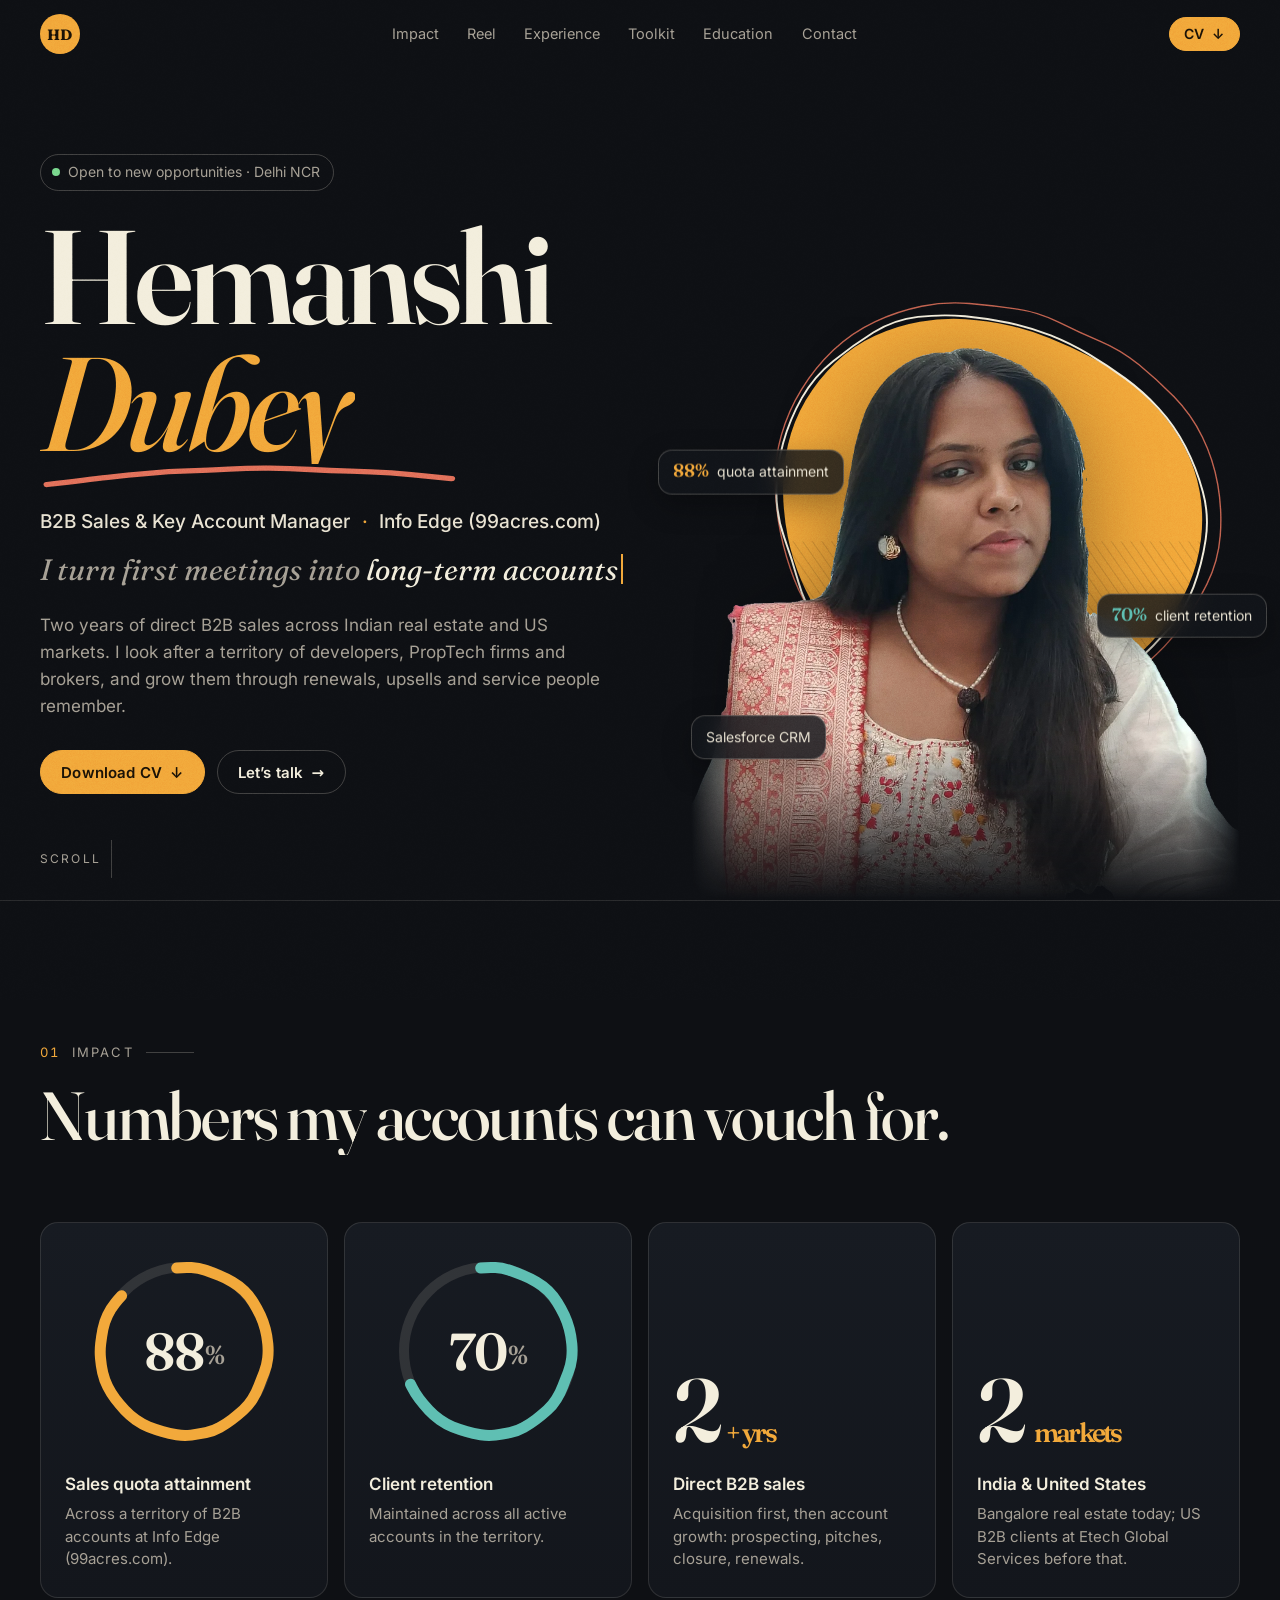
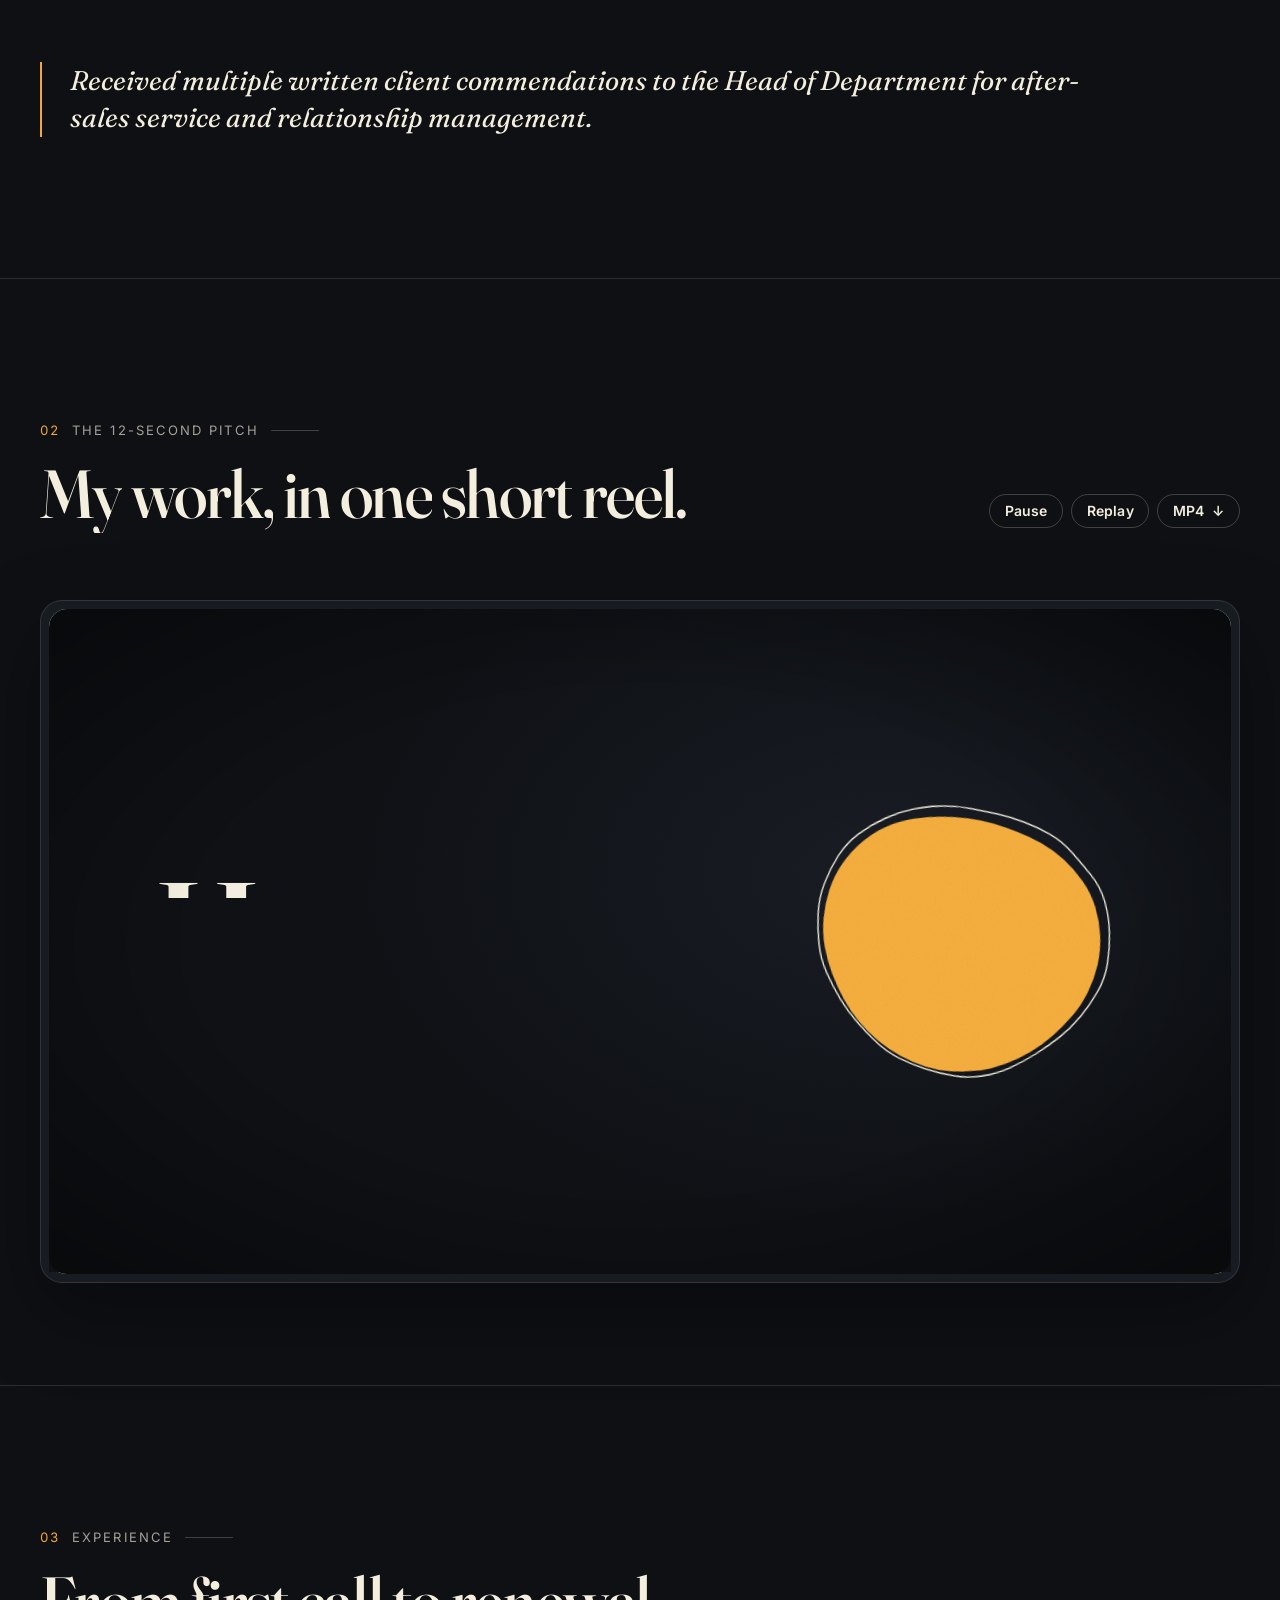
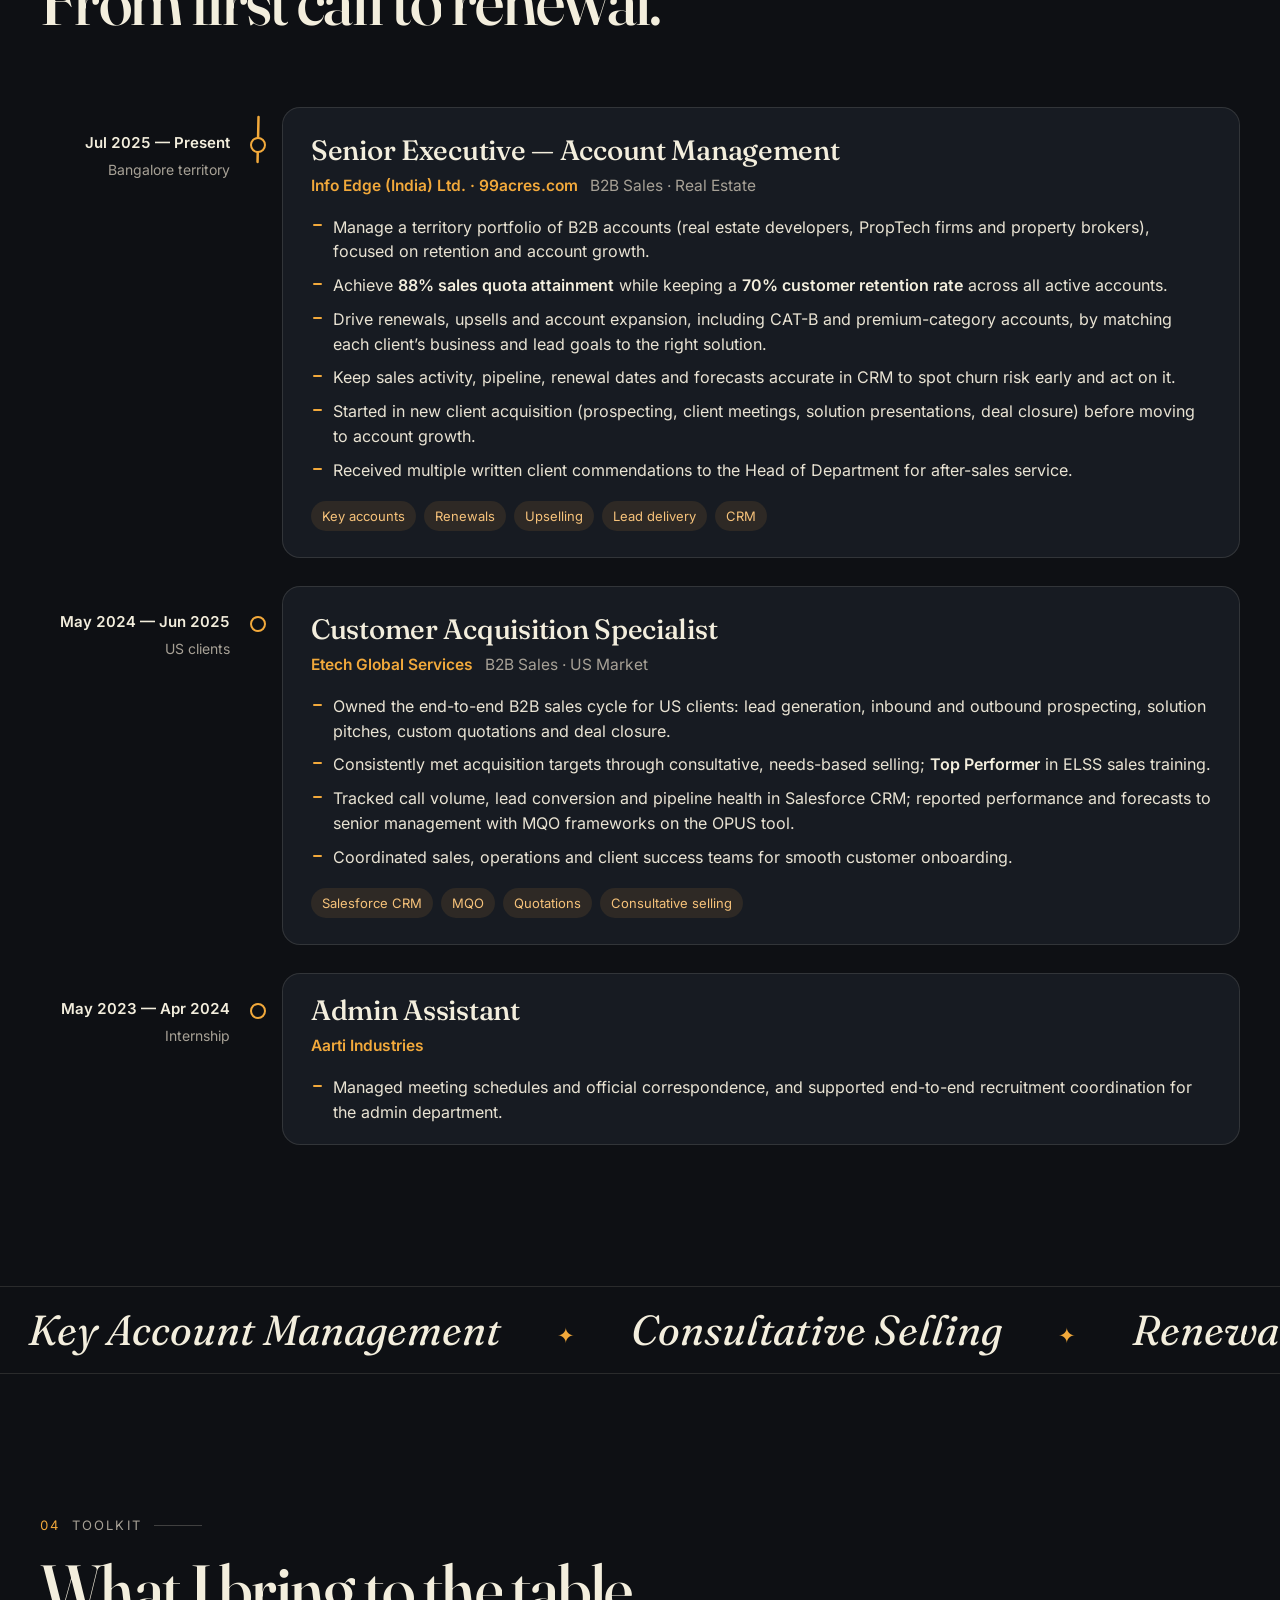
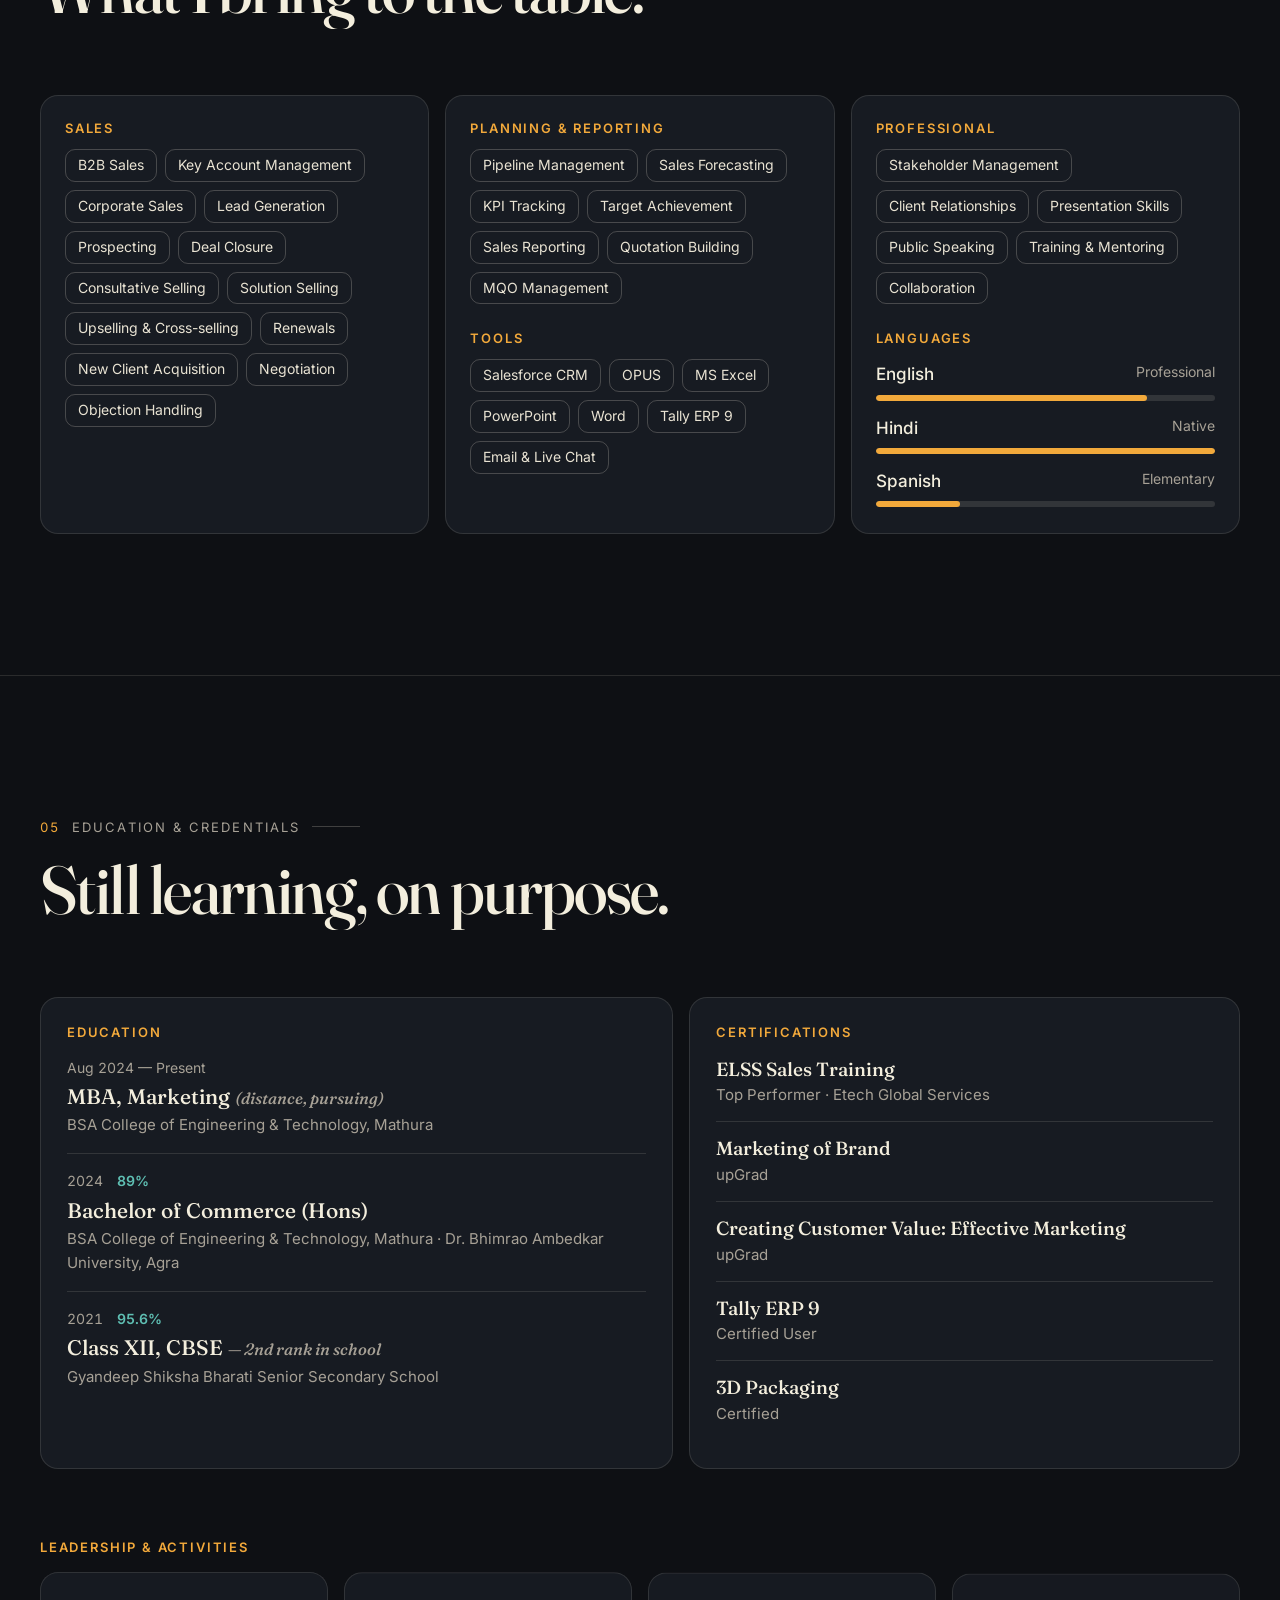
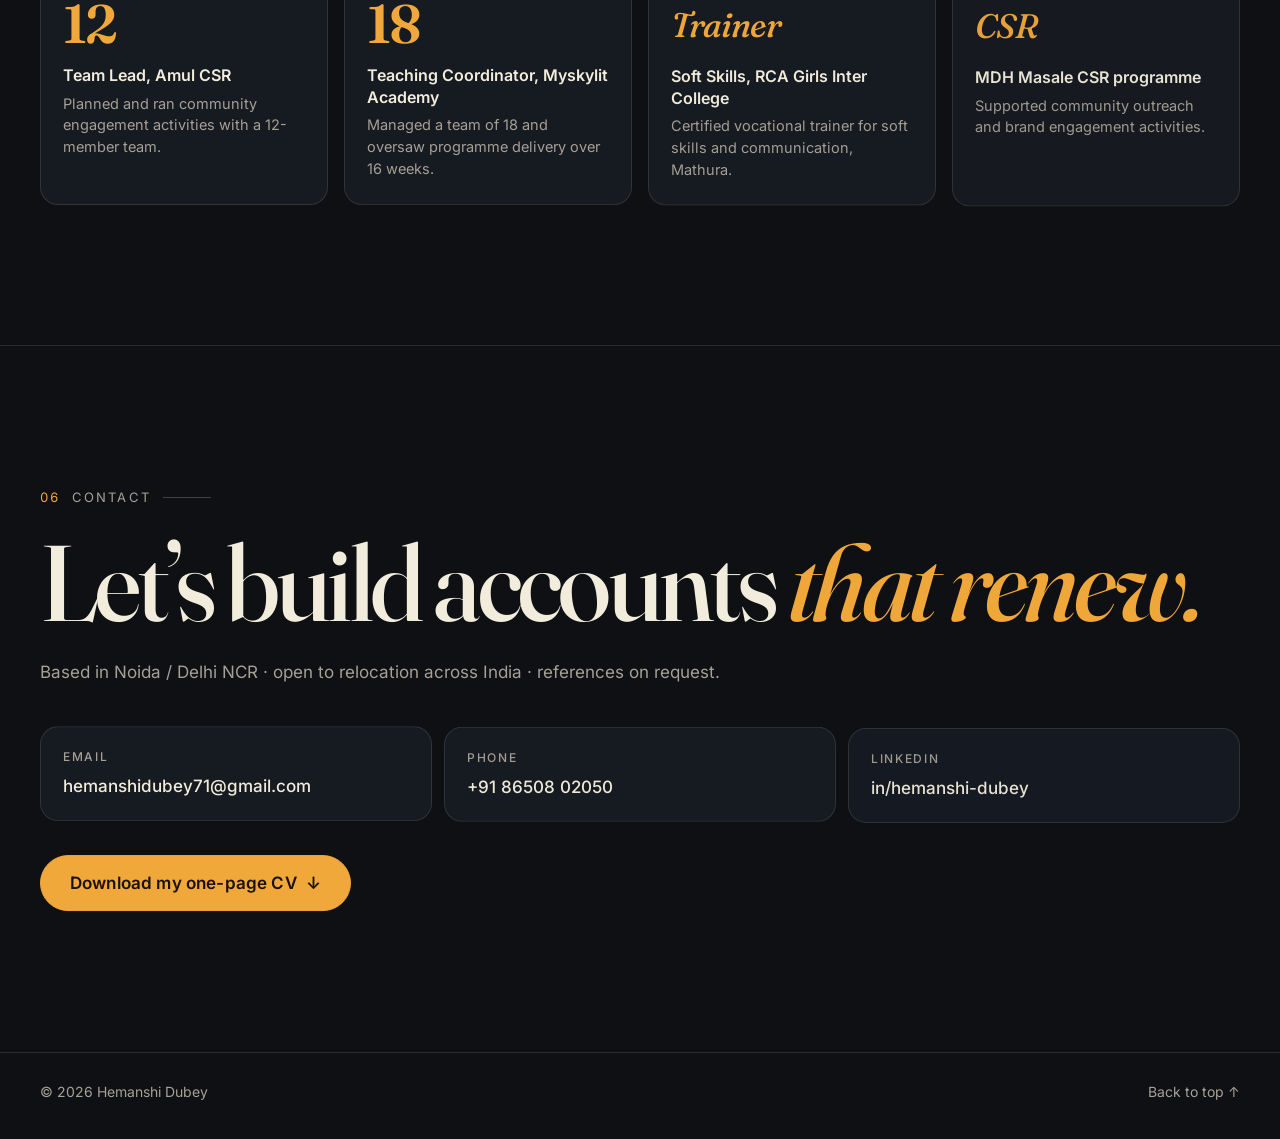
<file: index.html>
<!doctype html>
<html lang="en">
<head>
  <meta charset="utf-8">
  <meta name="viewport" content="width=device-width, initial-scale=1, viewport-fit=cover">
  <title>Hemanshi Dubey — B2B Sales &amp; Key Account Manager</title>
  <meta name="description" content="Hemanshi Dubey — B2B Sales Account Manager at Info Edge (99acres.com). 88% quota attainment, 70% client retention, real estate and US B2B markets. Based in Noida / Delhi NCR, open to relocation.">
  <meta name="theme-color" content="#0E1014">
  <link rel="canonical" href="https://hemanshiportfolio-mxp3.vercel.app/">
  <meta property="og:type" content="profile">
  <meta property="og:title" content="Hemanshi Dubey — B2B Sales & Key Account Manager">
  <meta property="og:description" content="88% quota attainment · 70% client retention · Real estate & US B2B sales. Info Edge (99acres.com).">
  <meta property="og:url" content="https://hemanshiportfolio-mxp3.vercel.app/">
  <meta property="og:image" content="https://hemanshiportfolio-mxp3.vercel.app/assets/og.jpg?v=85c449a0">
  <meta property="og:image:width" content="1200">
  <meta property="og:image:height" content="630">
  <meta name="twitter:card" content="summary_large_image">
  <link rel="icon" href="assets/favicon.svg" type="image/svg+xml">
  <link rel="preload" href="assets/fonts/fraunces-normal.woff2" as="font" type="font/woff2" crossorigin>
  <link rel="preload" href="assets/fonts/inter-normal.woff2" as="font" type="font/woff2" crossorigin>
  <link rel="preload" href="assets/hemanshi.webp?v=d48c7ef8" as="image" type="image/webp">
  <script>document.documentElement.classList.add("js")</script>
  <link rel="stylesheet" href="styles.css">
  <script type="application/ld+json">
  {
    "@context": "https://schema.org",
    "@type": "Person",
    "name": "Hemanshi Dubey",
    "jobTitle": "Senior Executive — Account Management",
    "worksFor": { "@type": "Organization", "name": "Info Edge (India) Ltd. — 99acres.com" },
    "email": "mailto:hemanshidubey71@gmail.com",
    "telephone": "+91 8650802050",
    "address": { "@type": "PostalAddress", "addressLocality": "Noida", "addressRegion": "Uttar Pradesh", "addressCountry": "IN" },
    "url": "https://hemanshiportfolio-mxp3.vercel.app/",
    "sameAs": ["https://www.linkedin.com/in/hemanshi-dubey-42394a299"]
  }
  </script>
</head>
<body>
  <canvas class="intro" aria-hidden="true"></canvas>
  <noscript><style>.intro{display:none}</style></noscript>
  <div class="grain" aria-hidden="true"></div>

  <header class="nav" id="top">
    <a class="nav__mark" href="#top" aria-label="Hemanshi Dubey, back to top">
      <span class="mono">HD</span>
    </a>
    <nav class="nav__links" aria-label="Sections">
      <a href="#impact">Impact</a>
      <a href="#reel">Reel</a>
      <a href="#experience">Experience</a>
      <a href="#toolkit">Toolkit</a>
      <a href="#credentials">Education</a>
      <a href="#contact">Contact</a>
    </nav>
    <a class="btn btn--small" href="Hemanshi_Dubey_CV.pdf" download>CV <span aria-hidden="true">↓</span></a>
  </header>

  <main>
    <!-- ───────────── Hero ───────────── -->
    <section class="hero" aria-labelledby="name">
      <div class="hero__copy">
        <p class="pill reveal-up"><span class="pill__dot" aria-hidden="true"></span>Open to new opportunities · Delhi NCR</p>
        <h1 id="name" class="hero__name">
          <span class="line"><span class="split">Hemanshi</span></span>
          <span class="line line--accent"><span class="split">Dubey</span><svg class="swoosh" viewBox="0 0 400 60" preserveAspectRatio="none" aria-hidden="true"><path pathLength="1"/></svg></span>
        </h1>
        <p class="hero__role reveal-up">B2B Sales &amp; Key Account Manager <span class="sep">·</span> <span class="co">Info Edge (99acres.com)</span></p>
        <p class="hero__typed reveal-up" aria-label="I turn first meetings into long-term accounts.">
          <span aria-hidden="true">I turn first meetings into <span class="typed">long-term accounts</span><span class="caret"></span></span>
        </p>
        <p class="hero__summary reveal-up">
          Two years of direct B2B sales across Indian real estate and US markets. I look after a territory of
          developers, PropTech firms and brokers, and grow them through renewals, upsells and service people remember.
        </p>
        <div class="hero__ctas reveal-up">
          <a class="btn" href="Hemanshi_Dubey_CV.pdf" download>Download CV <span aria-hidden="true">↓</span></a>
          <a class="btn btn--ghost" href="#contact">Let’s talk <span aria-hidden="true">→</span></a>
        </div>
      </div>

      <figure class="hero__figure" aria-label="Portrait of Hemanshi Dubey">
        <div class="hero__halo" aria-hidden="true"><svg class="hero__blob" viewBox="0 0 600 600">
          <defs>
            <pattern id="hatch" width="9" height="9" patternUnits="userSpaceOnUse" patternTransform="rotate(-35)">
              <line x1="0" y1="0" x2="0" y2="9" stroke="#1A1206" stroke-width="1.4" stroke-opacity=".22"/>
            </pattern>
            <clipPath id="blob-clip"><path class="blob-clip-path"/></clipPath>
          </defs>
          <path class="blob-fill"/>
          <rect x="0" y="330" width="600" height="300" fill="url(#hatch)" clip-path="url(#blob-clip)"/>
          <path class="blob-ink blob-ink--b"/>
          <path class="blob-ink"/>
        </svg></div>
        <img class="hero__photo" src="assets/hemanshi.webp?v=d48c7ef8" width="900" height="957" alt="Portrait of Hemanshi Dubey in a white embroidered kurta and red dupatta" fetchpriority="high">
        <div class="chip chip--a"><b>88%</b> quota attainment</div>
        <div class="chip chip--b"><b>70%</b> client retention</div>
        <div class="chip chip--c">Salesforce CRM</div>
      </figure>

      <a class="hero__scroll" href="#impact" aria-label="Scroll to impact">
        <span>Scroll</span><i aria-hidden="true"></i>
      </a>
    </section>

    <!-- ───────────── Impact ───────────── -->
    <section class="section" id="impact" aria-labelledby="impact-h">
      <div class="container">
        <header class="section__head">
          <p class="eyebrow"><span>01</span> Impact</p>
          <h2 id="impact-h" class="h2 split-words">Numbers my accounts can vouch for.</h2>
        </header>

        <div class="stats">
          <article class="stat" data-ring="0.88">
            <div class="stat__dial">
              <svg viewBox="0 0 200 200" aria-hidden="true"><circle class="stat__track" cx="100" cy="100" r="84"/><path class="stat__ring" pathLength="1"/></svg>
              <p class="stat__num"><span class="count" data-to="88">0</span><span class="suffix">%</span></p>
            </div>
            <h3>Sales quota attainment</h3>
            <p>Across a territory of B2B accounts at Info Edge (99acres.com).</p>
          </article>
          <article class="stat stat--teal" data-ring="0.70">
            <div class="stat__dial">
              <svg viewBox="0 0 200 200" aria-hidden="true"><circle class="stat__track" cx="100" cy="100" r="84"/><path class="stat__ring" pathLength="1"/></svg>
              <p class="stat__num"><span class="count" data-to="70">0</span><span class="suffix">%</span></p>
            </div>
            <h3>Client retention</h3>
            <p>Maintained across all active accounts in the territory.</p>
          </article>
          <article class="stat stat--plain">
            <p class="stat__num stat__num--big"><span class="count" data-to="2">0</span><span class="suffix">+ yrs</span></p>
            <h3>Direct B2B sales</h3>
            <p>Acquisition first, then account growth: prospecting, pitches, closure, renewals.</p>
          </article>
          <article class="stat stat--plain">
            <p class="stat__num stat__num--big"><span class="count" data-to="2">0</span><span class="suffix">&nbsp;markets</span></p>
            <h3>India &amp; United States</h3>
            <p>Bangalore real estate today; US B2B clients at Etech Global Services before that.</p>
          </article>
        </div>

        <blockquote class="quote reveal-up">
          <p>Received multiple written client commendations to the Head of Department for after-sales service and relationship management.</p>
        </blockquote>
      </div>
    </section>

    <!-- ───────────── Reel ───────────── -->
    <section class="section section--tight" id="reel" aria-labelledby="reel-h">
      <div class="container">
        <header class="section__head section__head--row">
          <div>
            <p class="eyebrow"><span>02</span> The 12-second pitch</p>
            <h2 id="reel-h" class="h2 split-words">My work, in one short reel.</h2>
          </div>
          <div class="reel__controls">
            <button class="btn btn--ghost btn--small" type="button" data-reel="toggle" aria-pressed="false">Pause</button>
            <button class="btn btn--ghost btn--small" type="button" data-reel="replay">Replay</button>
            <a class="btn btn--ghost btn--small" href="reel/hemanshi-reel.mp4" download>MP4 <span aria-hidden="true">↓</span></a>
          </div>
        </header>
        <div class="reel reveal-up">
          <div class="reel__stage">
            <iframe src="reel/index.html" title="A 12-second motion reel: Hemanshi Dubey, 88% quota attainment, 70% client retention" loading="lazy" tabindex="-1"></iframe>
          </div>
        </div>
      </div>
    </section>

    <!-- ───────────── Experience ───────────── -->
    <section class="section" id="experience" aria-labelledby="exp-h">
      <div class="container">
        <header class="section__head">
          <p class="eyebrow"><span>03</span> Experience</p>
          <h2 id="exp-h" class="h2 split-words">From first call to renewal.</h2>
        </header>

        <div class="timeline">
          <svg class="timeline__line" viewBox="0 0 4 1000" preserveAspectRatio="none" aria-hidden="true"><path pathLength="1"/></svg>

          <article class="job">
            <span class="job__dot" aria-hidden="true"></span>
            <div class="job__meta">
              <p class="job__date">Jul 2025 — Present</p>
              <p class="job__place">Bangalore territory</p>
            </div>
            <div class="job__card">
              <h3>Senior Executive — Account Management</h3>
              <p class="job__org">Info Edge (India) Ltd. · 99acres.com <span>B2B Sales · Real Estate</span></p>
              <ul>
                <li>Manage a territory portfolio of B2B accounts (real estate developers, PropTech firms and property brokers), focused on retention and account growth.</li>
                <li>Achieve <strong>88% sales quota attainment</strong> while keeping a <strong>70% customer retention rate</strong> across all active accounts.</li>
                <li>Drive renewals, upsells and account expansion, including CAT-B and premium-category accounts, by matching each client’s business and lead goals to the right solution.</li>
                <li>Keep sales activity, pipeline, renewal dates and forecasts accurate in CRM to spot churn risk early and act on it.</li>
                <li>Started in new client acquisition (prospecting, client meetings, solution presentations, deal closure) before moving to account growth.</li>
                <li>Received multiple written client commendations to the Head of Department for after-sales service.</li>
              </ul>
              <p class="tags"><span>Key accounts</span><span>Renewals</span><span>Upselling</span><span>Lead delivery</span><span>CRM</span></p>
            </div>
          </article>

          <article class="job">
            <span class="job__dot" aria-hidden="true"></span>
            <div class="job__meta">
              <p class="job__date">May 2024 — Jun 2025</p>
              <p class="job__place">US clients</p>
            </div>
            <div class="job__card">
              <h3>Customer Acquisition Specialist</h3>
              <p class="job__org">Etech Global Services <span>B2B Sales · US Market</span></p>
              <ul>
                <li>Owned the end-to-end B2B sales cycle for US clients: lead generation, inbound and outbound prospecting, solution pitches, custom quotations and deal closure.</li>
                <li>Consistently met acquisition targets through consultative, needs-based selling; <strong>Top Performer</strong> in ELSS sales training.</li>
                <li>Tracked call volume, lead conversion and pipeline health in Salesforce CRM; reported performance and forecasts to senior management with MQO frameworks on the OPUS tool.</li>
                <li>Coordinated sales, operations and client success teams for smooth customer onboarding.</li>
              </ul>
              <p class="tags"><span>Salesforce CRM</span><span>MQO</span><span>Quotations</span><span>Consultative selling</span></p>
            </div>
          </article>

          <article class="job job--small">
            <span class="job__dot" aria-hidden="true"></span>
            <div class="job__meta">
              <p class="job__date">May 2023 — Apr 2024</p>
              <p class="job__place">Internship</p>
            </div>
            <div class="job__card">
              <h3>Admin Assistant</h3>
              <p class="job__org">Aarti Industries</p>
              <ul>
                <li>Managed meeting schedules and official correspondence, and supported end-to-end recruitment coordination for the admin department.</li>
              </ul>
            </div>
          </article>
        </div>
      </div>
    </section>

    <!-- ───────────── Toolkit ───────────── -->
    <section class="section" id="toolkit" aria-labelledby="tool-h">
      <div class="marquee" aria-hidden="true">
        <div class="marquee__track">
          <span>Key Account Management</span><span>Consultative Selling</span><span>Renewals</span><span>Upselling &amp; Cross-selling</span><span>Pipeline Forecasting</span><span>Negotiation</span><span>Client Retention</span><span>Solution Selling</span>
          <span>Key Account Management</span><span>Consultative Selling</span><span>Renewals</span><span>Upselling &amp; Cross-selling</span><span>Pipeline Forecasting</span><span>Negotiation</span><span>Client Retention</span><span>Solution Selling</span>
        </div>
      </div>
      <div class="container">
        <header class="section__head">
          <p class="eyebrow"><span>04</span> Toolkit</p>
          <h2 id="tool-h" class="h2 split-words">What I bring to the table.</h2>
        </header>

        <div class="skills">
          <div class="skill-group">
            <h3>Sales</h3>
            <p class="chips"><span>B2B Sales</span><span>Key Account Management</span><span>Corporate Sales</span><span>Lead Generation</span><span>Prospecting</span><span>Deal Closure</span><span>Consultative Selling</span><span>Solution Selling</span><span>Upselling &amp; Cross-selling</span><span>Renewals</span><span>New Client Acquisition</span><span>Negotiation</span><span>Objection Handling</span></p>
          </div>
          <div class="skill-group">
            <h3>Planning &amp; reporting</h3>
            <p class="chips"><span>Pipeline Management</span><span>Sales Forecasting</span><span>KPI Tracking</span><span>Target Achievement</span><span>Sales Reporting</span><span>Quotation Building</span><span>MQO Management</span></p>
            <h3>Tools</h3>
            <p class="chips"><span>Salesforce CRM</span><span>OPUS</span><span>MS Excel</span><span>PowerPoint</span><span>Word</span><span>Tally ERP 9</span><span>Email &amp; Live Chat</span></p>
          </div>
          <div class="skill-group">
            <h3>Professional</h3>
            <p class="chips"><span>Stakeholder Management</span><span>Client Relationships</span><span>Presentation Skills</span><span>Public Speaking</span><span>Training &amp; Mentoring</span><span>Collaboration</span></p>
            <h3>Languages</h3>
            <ul class="langs">
              <li><span>English</span><em>Professional</em><i style="--v:.8"></i></li>
              <li><span>Hindi</span><em>Native</em><i style="--v:1"></i></li>
              <li><span>Spanish</span><em>Elementary</em><i style="--v:.25"></i></li>
            </ul>
          </div>
        </div>
      </div>
    </section>

    <!-- ───────────── Education & credentials ───────────── -->
    <section class="section" id="credentials" aria-labelledby="cred-h">
      <div class="container">
        <header class="section__head">
          <p class="eyebrow"><span>05</span> Education &amp; credentials</p>
          <h2 id="cred-h" class="h2 split-words">Still learning, on purpose.</h2>
        </header>

        <div class="creds">
          <div class="cred-col">
            <h3 class="cred-col__h">Education</h3>
            <article class="edu">
              <p class="edu__when">Aug 2024 — Present</p>
              <h4>MBA, Marketing <em>(distance, pursuing)</em></h4>
              <p>BSA College of Engineering &amp; Technology, Mathura</p>
            </article>
            <article class="edu">
              <p class="edu__when">2024 <b>89%</b></p>
              <h4>Bachelor of Commerce (Hons)</h4>
              <p>BSA College of Engineering &amp; Technology, Mathura · Dr. Bhimrao Ambedkar University, Agra</p>
            </article>
            <article class="edu">
              <p class="edu__when">2021 <b>95.6%</b></p>
              <h4>Class XII, CBSE <em>— 2nd rank in school</em></h4>
              <p>Gyandeep Shiksha Bharati Senior Secondary School</p>
            </article>
          </div>

          <div class="cred-col">
            <h3 class="cred-col__h">Certifications</h3>
            <ul class="certs">
              <li><b>ELSS Sales Training</b> Top Performer · Etech Global Services</li>
              <li><b>Marketing of Brand</b> upGrad</li>
              <li><b>Creating Customer Value: Effective Marketing</b> upGrad</li>
              <li><b>Tally ERP 9</b> Certified User</li>
              <li><b>3D Packaging</b> Certified</li>
            </ul>
          </div>
        </div>

        <h3 class="cred-col__h cred-col__h--wide">Leadership &amp; activities</h3>
        <div class="lead-grid">
          <article class="lead"><p class="lead__num">12</p><h4>Team Lead, Amul CSR</h4><p>Planned and ran community engagement activities with a 12-member team.</p></article>
          <article class="lead"><p class="lead__num">18</p><h4>Teaching Coordinator, Myskylit Academy</h4><p>Managed a team of 18 and oversaw programme delivery over 16 weeks.</p></article>
          <article class="lead"><p class="lead__num lead__num--word">Trainer</p><h4>Soft Skills, RCA Girls Inter College</h4><p>Certified vocational trainer for soft skills and communication, Mathura.</p></article>
          <article class="lead"><p class="lead__num lead__num--word">CSR</p><h4>MDH Masale CSR programme</h4><p>Supported community outreach and brand engagement activities.</p></article>
        </div>
      </div>
    </section>

    <!-- ───────────── Contact ───────────── -->
    <section class="section contact" id="contact" aria-labelledby="contact-h">
      <div class="container">
        <p class="eyebrow"><span>06</span> Contact</p>
        <h2 id="contact-h" class="contact__h">Let’s build accounts <em>that renew.</em></h2>
        <p class="contact__sub">Based in Noida / Delhi NCR · open to relocation across India · references on request.</p>
        <div class="contact__links">
          <a class="contact__link" href="mailto:hemanshidubey71@gmail.com"><small>Email</small>hemanshidubey71@gmail.com</a>
          <a class="contact__link" href="tel:+918650802050"><small>Phone</small>+91 86508 02050</a>
          <a class="contact__link" href="https://www.linkedin.com/in/hemanshi-dubey-42394a299" target="_blank" rel="noopener"><small>LinkedIn</small>in/hemanshi-dubey</a>
        </div>
        <a class="btn btn--big" href="Hemanshi_Dubey_CV.pdf" download>Download my one-page CV <span aria-hidden="true">↓</span></a>
      </div>
    </section>
  </main>

  <footer class="footer">
    <p>© 2026 Hemanshi Dubey</p>
    <p><a href="#top">Back to top ↑</a></p>
  </footer>

  <script src="assets/vendor/gsap.min.js" defer></script>
  <script src="assets/vendor/ScrollTrigger.min.js" defer></script>
  <script src="ink.js" defer></script>
  <script src="main.js" defer></script>
</body>
</html>
</file>
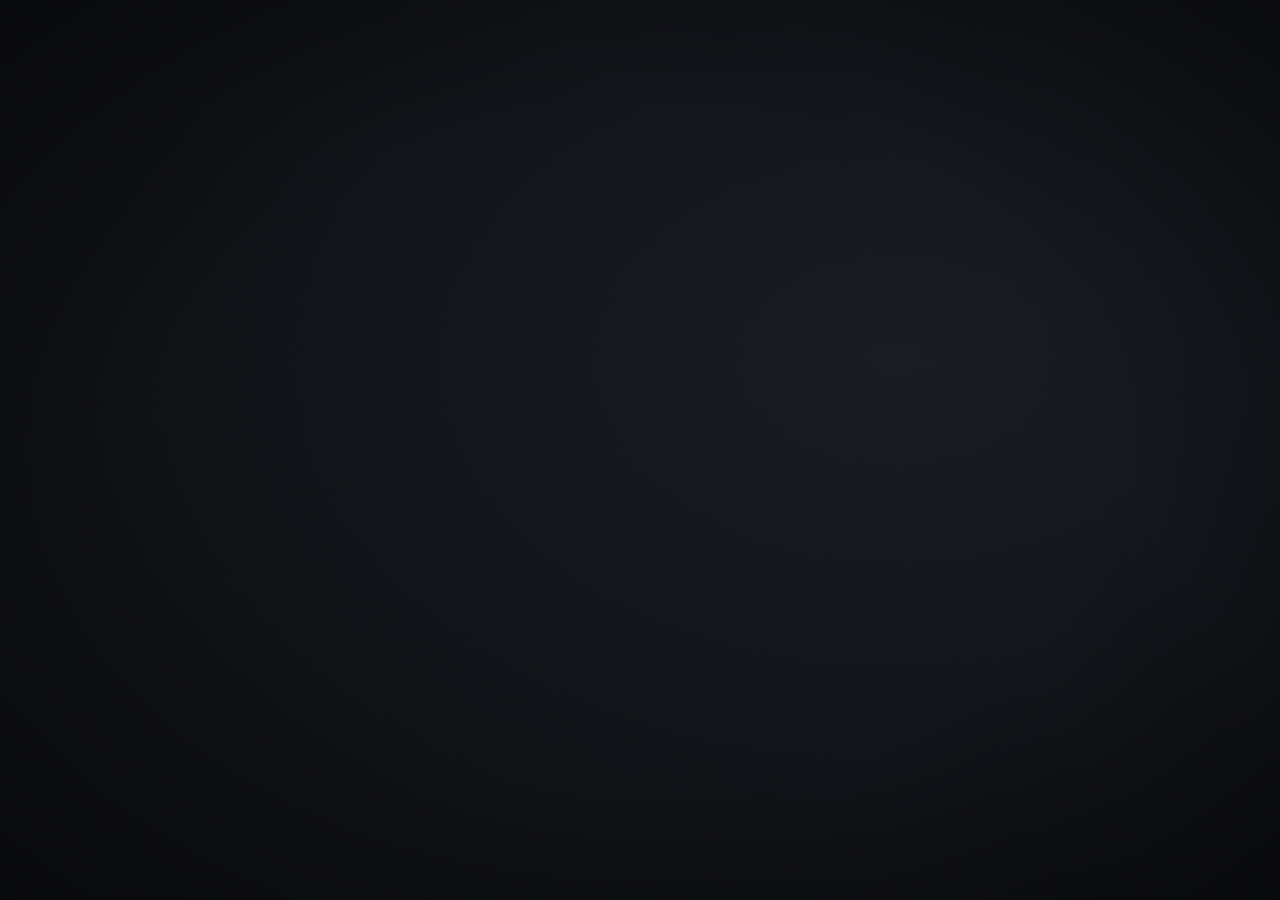
<file: reel/index.html>
<!doctype html>
<html lang="en">
<head>
  <meta charset="UTF-8">
  <meta name="viewport" content="width=1920, height=1080">
  <title>Hemanshi Dubey — 12-second reel</title>
  <!--
    A HyperFrames composition (heygen-com/hyperframes): one paused GSAP timeline registered
    on window.__timelines["main"], timed clips via data-start / data-duration, no clocks or
    unseeded randomness, so it renders frame-exact to MP4 with `hyperframes render` and also
    plays live inside the portfolio page (the page drives the same timeline).
    Boil on the hand-drawn rings follows claude-animation-skill (MIT): linework redrawn with
    fresh jitter 10 times a second, seeded by the timeline's own time.
  -->
  <script src="../assets/vendor/gsap.min.js"></script>
  <style>
    @font-face { font-family: "Fraunces"; src: url("../assets/fonts/fraunces-normal.woff2") format("woff2"); font-weight: 300 800; font-style: normal; }
    @font-face { font-family: "Fraunces"; src: url("../assets/fonts/fraunces-italic.woff2") format("woff2"); font-weight: 300 800; font-style: italic; }
    @font-face { font-family: "Inter"; src: url("../assets/fonts/inter-normal.woff2") format("woff2"); font-weight: 400 700; font-style: normal; }
    html, body { margin: 0; width: 100%; height: 100%; background: #0E1014; overflow: hidden; }
    body { color: #E9E3D3; font-family: "Inter", sans-serif; -webkit-font-smoothing: antialiased; }
    #root { position: relative; width: 100%; height: 100%; overflow: hidden; }
    .bg { position: absolute; inset: 0; background: radial-gradient(1200px 800px at 70% 40%, #171B22 0%, #0E1014 70%); }
    .fx { position: absolute; inset: 0; pointer-events: none; z-index: 20; }
    .fx--grain { opacity: .16; mix-blend-mode: overlay; background-image: url("data:image/svg+xml;utf8,<svg xmlns='http://www.w3.org/2000/svg' width='320' height='320'><filter id='n'><feTurbulence type='fractalNoise' baseFrequency='.85' numOctaves='2' seed='7' stitchTiles='stitch'/></filter><rect width='100%' height='100%' filter='url(%23n)'/></svg>"); }
    .fx--vignette { background: radial-gradient(ellipse at center, rgba(0,0,0,0) 55%, rgba(0,0,0,.45) 100%); }

    .clip { position: absolute; inset: 0; }
    .inner { position: absolute; inset: 0; opacity: 0; }
    .abs { position: absolute; }
    .serif { font-family: "Fraunces", serif; font-variation-settings: "opsz" 144; }
    .ch { display: inline-block; }
    .mask { display: block; overflow: hidden; padding-bottom: 12px; }

    /* scene 1 — name */
    #s1-blob { left: 1080px; top: 140px; width: 800px; height: 800px; }
    #s1-name { left: 170px; top: 250px; font-size: 230px; line-height: .9; letter-spacing: -8px; color: #F3EEDD; font-weight: 600; }
    #s1-name .it { font-style: italic; font-weight: 500; color: #F2A93B; }
    #s1-swoosh { left: 180px; top: 700px; width: 720px; height: 70px; overflow: visible; }
    #s1-sub { left: 176px; top: 800px; font-size: 44px; font-weight: 500; color: #E9E3D3; letter-spacing: .5px; }
    #s1-sub b { color: #F2A93B; font-weight: 500; margin: 0 14px; }

    /* scenes 2 & 3 — stat rings */
    .ring { width: 640px; height: 640px; overflow: visible; }
    .ring .track { fill: none; stroke: rgba(243,238,221,.12); stroke-width: 18; }
    .ring .arc { fill: none; stroke-width: 20; stroke-linecap: round; }
    .num { width: 640px; height: 640px; display: flex; align-items: center; justify-content: center; font-size: 230px; font-weight: 600; letter-spacing: -8px; color: #F3EEDD; font-variant-numeric: tabular-nums; }
    .num .count { display: inline-block; }
    .num .pct { display: inline-block; font-size: 110px; color: #A7A196; margin-left: 6px; margin-top: 40px; }
    .label { width: 860px; }
    .label h2 { margin: 0; font-size: 104px; line-height: 1; font-weight: 500; color: #F3EEDD; letter-spacing: -3px; }
    .label h2 em { color: #F2A93B; }
    .label p { margin: 34px 0 0; font-size: 38px; line-height: 1.35; color: #A7A196; }
    .label .tag { display: inline-block; margin-top: 40px; padding: 14px 26px; border-radius: 999px; border: 2px solid rgba(243,238,221,.22); font-size: 30px; color: #E9E3D3; }
    #s2-ring, #s2-num { left: 200px; top: 220px; }
    #s2-label { left: 960px; top: 360px; }
    #s3-ring, #s3-num { left: 1080px; top: 220px; }
    #s3-label { left: 170px; top: 360px; }
    #s3-label h2 em { color: #5FBFB3; }

    /* scene 4 — kinetic beats */
    #s4-kicker { left: 0; right: 0; top: 300px; text-align: center; font-size: 34px; letter-spacing: 8px; text-transform: uppercase; color: #A7A196; }
    .beat { left: 0; right: 0; top: 400px; height: 260px; display: flex; align-items: center; justify-content: center; font-size: 200px; font-style: italic; font-weight: 500; color: #F3EEDD; letter-spacing: -5px; opacity: 0; }
    .beat em { color: #F2A93B; }
    #s4-rule { left: 760px; top: 720px; width: 400px; height: 8px; border-radius: 8px; background: #E2725B; transform-origin: left center; }

    /* scene 5 — end card */
    #s5-blob { left: 1110px; top: 120px; width: 760px; height: 760px; }
    #s5-photo { left: 1070px; top: 250px; height: 830px; width: auto; -webkit-mask-image: linear-gradient(to bottom, #000 78%, transparent 100%), linear-gradient(to right, transparent 0%, #000 9%, #000 91%, transparent 100%); -webkit-mask-composite: source-in; mask-image: linear-gradient(to bottom, #000 78%, transparent 100%), linear-gradient(to right, transparent 0%, #000 9%, #000 91%, transparent 100%); mask-composite: intersect; }
    #s5-name { left: 170px; top: 270px; font-size: 150px; line-height: .95; font-weight: 600; letter-spacing: -5px; color: #F3EEDD; }
    #s5-name .it { font-style: italic; font-weight: 500; color: #F2A93B; }
    #s5-role { left: 176px; top: 600px; font-size: 42px; font-weight: 500; color: #E9E3D3; }
    #s5-url { left: 170px; top: 700px; padding: 22px 38px; border-radius: 999px; background: #F2A93B; color: #1A1206; font-size: 42px; font-weight: 600; letter-spacing: .3px; }
    #s5-mail { left: 176px; top: 830px; font-size: 32px; color: #A7A196; }
  </style>
</head>
<body>
  <div id="root" data-composition-id="main" data-start="0" data-width="1920" data-height="1080" data-duration="12" data-fps="30">
    <div class="bg"></div>

    <section id="s1" class="clip" data-start="0" data-duration="2.4" data-track-index="1">
      <div class="inner" id="s1-in">
        <svg id="s1-blob" class="abs" viewBox="0 0 800 800"><path class="blob" fill="#F2A93B"/><path class="blob-ink" fill="none" stroke="#F3EEDD" stroke-width="3"/><g id="mosaic"></g></svg>
        <h1 id="s1-name" class="abs serif" style="margin:0"><span class="mask"><span class="split">Hemanshi</span></span><span class="mask"><span class="split it">Dubey</span></span></h1>
        <svg id="s1-swoosh" class="abs" viewBox="0 0 720 70" preserveAspectRatio="none"><path pathLength="1" fill="none" stroke="#E2725B" stroke-width="12" stroke-linecap="round"/></svg>
        <p id="s1-sub" class="abs" style="margin:0">B2B Sales<b>·</b>Key Account Management</p>
      </div>
    </section>

    <section id="s2" class="clip" data-start="2.4" data-duration="2.2" data-track-index="1">
      <div class="inner" id="s2-in">
        <svg id="s2-ring" class="abs ring" viewBox="0 0 640 640"><circle class="track" cx="320" cy="320" r="270"/><path class="arc" pathLength="1" stroke="#F2A93B"/></svg>
        <div id="s2-num" class="abs num serif"><span class="count">0</span><span class="pct">%</span></div>
        <div id="s2-label" class="abs label">
          <h2 class="serif">Sales quota <em>attainment</em></h2>
          <p>Territory portfolio of real estate developers, PropTech firms and brokers.</p>
          <span class="tag">Info Edge · 99acres.com</span>
        </div>
      </div>
    </section>

    <section id="s3" class="clip" data-start="4.6" data-duration="2.2" data-track-index="1">
      <div class="inner" id="s3-in">
        <svg id="s3-ring" class="abs ring" viewBox="0 0 640 640"><circle class="track" cx="320" cy="320" r="270"/><path class="arc" pathLength="1" stroke="#5FBFB3"/></svg>
        <div id="s3-num" class="abs num serif"><span class="count">0</span><span class="pct">%</span></div>
        <div id="s3-label" class="abs label">
          <h2 class="serif">Client <em>retention</em></h2>
          <p>Across all active accounts, through renewals, upsells and after-sales care.</p>
          <span class="tag">Written client commendations to the HOD</span>
        </div>
      </div>
    </section>

    <section id="s4" class="clip" data-start="6.8" data-duration="2.2" data-track-index="1">
      <div class="inner" id="s4-in">
        <p id="s4-kicker" class="abs" style="margin:0">Accounts I grow</p>
        <p class="abs beat serif" style="margin:0">Developers<em>.</em></p>
        <p class="abs beat serif" style="margin:0">PropTech firms<em>.</em></p>
        <p class="abs beat serif" style="margin:0">Property brokers<em>.</em></p>
        <p class="abs beat serif" style="margin:0">US B2B clients<em>.</em></p>
        <div id="s4-rule" class="abs"></div>
      </div>
    </section>

    <section id="s5" class="clip" data-start="9" data-duration="3" data-track-index="1">
      <div class="inner" id="s5-in">
        <svg id="s5-blob" class="abs" viewBox="0 0 800 800"><path class="blob" fill="#F2A93B"/><path class="blob-ink" fill="none" stroke="#F3EEDD" stroke-width="3"/></svg>
        <img id="s5-photo" class="abs" src="../assets/hemanshi.webp?v=d48c7ef8" alt="Hemanshi Dubey">
        <h2 id="s5-name" class="abs serif" style="margin:0"><span class="mask"><span class="split">Hemanshi</span></span><span class="mask"><span class="split it">Dubey</span></span></h2>
        <p id="s5-role" class="abs" style="margin:0">B2B Sales &amp; Key Account Manager</p>
        <p id="s5-url" class="abs" style="margin:0">hemanshiportfolio-mxp3.vercel.app</p>
        <p id="s5-mail" class="abs" style="margin:0">hemanshidubey71@gmail.com · +91 86508 02050</p>
      </div>
    </section>

    <div class="fx fx--vignette"></div>
    <div class="fx fx--grain"></div>
  </div>

  <script>
    window.__timelines = window.__timelines || {};

    // ── seeded hand-drawn geometry (no Math.random: every frame renders the same every time)
    const hash = (n) => { const x = Math.sin(n * 127.1 + 311.7) * 43758.5453; return x - Math.floor(x); };
    function smooth(pts) {
      const m = (p, q) => [(p[0] + q[0]) / 2, (p[1] + q[1]) / 2], f = (v) => v.toFixed(1), n = pts.length;
      const s = m(pts[n - 1], pts[0]);
      let d = `M${f(s[0])} ${f(s[1])}`;
      for (let i = 0; i < n; i++) { const p = pts[i], q = m(p, pts[(i + 1) % n]); d += ` Q${f(p[0])} ${f(p[1])} ${f(q[0])} ${f(q[1])}`; }
      return d + "Z";
    }
    function ring(cx, cy, r, seed, amp) {
      const pts = [];
      for (let i = 0; i < 40; i++) {
        const a = -Math.PI / 2 + (i / 40) * Math.PI * 2;
        const k = 1 + (hash(seed * 91.7 + i * 7.13) - .5) * 2 * amp;
        pts.push([cx + Math.cos(a) * r * k, cy + Math.sin(a) * r * k]);
      }
      return smooth(pts);
    }
    function blob(cx, cy, r, seed, jit) {
      const pts = [];
      for (let i = 0; i < 30; i++) {
        const a = (i / 30) * Math.PI * 2;
        const k = 1 + Math.sin(a * 2 + .7) * .05 + Math.sin(a * 3 + 2.1) * .03 + (hash(seed * 37.3 + i * 3.71) - .5) * 2 * jit;
        pts.push([cx + Math.cos(a) * r * k, cy + Math.sin(a) * r * k]);
      }
      return smooth(pts);
    }
    function swoosh(w, h) {
      const pts = [];
      for (let i = 0; i <= 10; i++) { const k = i / 10; pts.push([6 + k * (w - 12), h * .62 - Math.sin(k * Math.PI) * h * .3 - k * h * .12 + (hash(4 + i * 5.3) - .5) * 3]); }
      let d = `M${pts[0][0]} ${pts[0][1]}`;
      for (let i = 1; i < pts.length - 1; i++) { const q = [(pts[i][0] + pts[i + 1][0]) / 2, (pts[i][1] + pts[i + 1][1]) / 2]; d += ` Q${pts[i][0]} ${pts[i][1]} ${q[0]} ${q[1]}`; }
      return d + ` L${pts[pts.length - 1][0]} ${pts[pts.length - 1][1]}`;
    }

    document.querySelectorAll(".split").forEach((el) => {
      el.innerHTML = el.textContent.split("").map((c) => `<span class="ch">${c}</span>`).join("");
    });
    document.querySelector("#s1-swoosh path").setAttribute("d", swoosh(720, 70));

    // mirror-work mosaic (the shisha diamond on her kurta), built tile by tile from the centre
    const NS = "http://www.w3.org/2000/svg", mosaic = document.getElementById("mosaic");
    for (let r = -4; r <= 4; r++) {
      const count = 5 - Math.abs(r);
      for (let c = 0; c < count; c++) {
        const x = 400 + (c - (count - 1) / 2) * 56, y = 400 + r * 37;
        const g = document.createElementNS(NS, "g");
        g.setAttribute("class", "tile");
        g.dataset.d = Math.hypot((x - 400) / 56, (y - 400) / 37).toFixed(2);
        g.dataset.h = hash(r * 17 + c * 5.3).toFixed(3);
        g.innerHTML = `<path d="M${x} ${y - 30} L${x + 22} ${y} L${x} ${y + 30} L${x - 22} ${y} Z" fill="#F3EEDD" stroke="#1A1206" stroke-width="3" stroke-linejoin="round"/>`
          + `<path class="glint" d="M${x - 9} ${y - 6} L${x - 1} ${y - 18}" stroke="#FFFFFF" stroke-width="4" stroke-linecap="round" opacity="0"/>`;
        mosaic.appendChild(g);
      }
    }

    const arcs = [
      { el: document.querySelector("#s2-ring .arc"), p: { v: 0 } },
      { el: document.querySelector("#s3-ring .arc"), p: { v: 0 } },
    ];
    const blobs = [...document.querySelectorAll("#s1-blob, #s5-blob")];

    // one painter for everything that boils: 10 drawings a second, keyed to timeline time
    function paint(t) {
      const f = Math.floor(t * 10);
      arcs.forEach((a, i) => {
        a.el.setAttribute("d", ring(320, 320, 270, 5 + i * 50 + f, .012));
        a.el.style.strokeDasharray = "1 1";
        a.el.style.strokeDashoffset = String(1 - a.p.v);
        a.el.style.opacity = a.p.v > .002 ? 1 : 0;
      });
      blobs.forEach((b, i) => {
        b.querySelector(".blob").setAttribute("d", blob(400, 400, 300, 1 + i * 9 + (f % 3) * .4, .004));
        b.querySelector(".blob-ink").setAttribute("d", blob(406, 394, 316, 11 + i * 9 + f, .016));
      });
    }

    const tl = gsap.timeline({ paused: true, defaults: { duration: .6, ease: "power3.out" } });
    const clock = { t: 0 };
    tl.to(clock, { t: 12, duration: 12, ease: "none", onUpdate: () => paint(clock.t) }, 0);
    const show = (id, at) => tl.fromTo(id, { opacity: 0 }, { opacity: 1, duration: .01 }, at);
    const hide = (id, at, dur = .28) => tl.to(id, { opacity: 0, y: -24, duration: dur, ease: "power2.in" }, at);

    // ── S1 · name (0 – 2.4)
    show("#s1-in", 0);
    tl.fromTo("#s1-blob", { scale: 0, rotation: -30, transformOrigin: "50% 50%" }, { scale: 1, rotation: 0, duration: 1.1, ease: "expo.out" }, 0)
      .fromTo("#s1-name .ch", { yPercent: 112 }, { yPercent: 0, duration: .9, ease: "power4.out", stagger: .035 }, .15)
      .fromTo("#s1-swoosh path", { strokeDasharray: "1 1", strokeDashoffset: 1 }, { strokeDashoffset: 0, duration: .55, ease: "power2.out" }, .95)
      .fromTo("#s1-sub", { y: 24, opacity: 0 }, { y: 0, opacity: 1, duration: .7 }, 1.15)
      .fromTo("#mosaic .tile", { scale: 0, opacity: 0, transformOrigin: "50% 50%" }, { scale: 1, opacity: 1, duration: .45, ease: "power3.out", stagger: (i, el) => +el.dataset.d * .07 }, .45)
      .fromTo("#mosaic .glint", { opacity: 0 }, { opacity: 1, duration: .12, yoyo: true, repeat: 1, ease: "none", stagger: (i, el) => +el.parentNode.dataset.h * .7 }, 1.25);
    hide("#s1-in", 2.12);

    // ── S2 · 88% (2.4 – 4.6): count with dynamic scale, % lands after the number
    const c2 = { v: 0 }, n2 = document.querySelector("#s2-num .count");
    show("#s2-in", 2.4);
    tl
      .to(arcs[0].p, { v: .88, duration: 1.4, ease: "power3.inOut" }, 2.45)
      .to(c2, { v: 88, duration: 1.3, ease: "power3.out", onUpdate: () => (n2.textContent = Math.round(c2.v)) }, 2.45)
      .fromTo(n2, { scale: .5 }, { scale: 1, duration: 1.3, ease: "power3.out" }, 2.45)
      .fromTo("#s2-num .pct", { opacity: 0, y: 24 }, { opacity: 1, y: 0, duration: .4, ease: "back.out(1.4)" }, 3.6)
      .fromTo("#s2-label > *", { x: 60, opacity: 0 }, { x: 0, opacity: 1, duration: .7, stagger: .12 }, 2.65);
    hide("#s2-in", 4.32);

    // ── S3 · 70% (4.6 – 6.8), mirrored layout
    const c3 = { v: 0 }, n3 = document.querySelector("#s3-num .count");
    show("#s3-in", 4.6);
    tl
      .to(arcs[1].p, { v: .70, duration: 1.4, ease: "power3.inOut" }, 4.65)
      .to(c3, { v: 70, duration: 1.3, ease: "power3.out", onUpdate: () => (n3.textContent = Math.round(c3.v)) }, 4.65)
      .fromTo(n3, { scale: .5 }, { scale: 1, duration: 1.3, ease: "power3.out" }, 4.65)
      .fromTo("#s3-num .pct", { opacity: 0, y: 24 }, { opacity: 1, y: 0, duration: .4, ease: "back.out(1.4)" }, 5.8)
      .fromTo("#s3-label > *", { x: -60, opacity: 0 }, { x: 0, opacity: 1, duration: .7, stagger: .12 }, 4.85);
    hide("#s3-in", 6.52);

    // ── S4 · kinetic beats (6.8 – 9.0): each phrase slams in, the last one holds
    show("#s4-in", 6.8);
    tl
      .fromTo("#s4-kicker", { opacity: 0, y: 16 }, { opacity: 1, y: 0, duration: .4 }, 6.8);
    const beats = [...document.querySelectorAll(".beat")], beatAt = [6.95, 7.4, 7.85, 8.3];
    beats.forEach((b, i) => {
      tl.fromTo(b, { opacity: 0, scale: 1.22 }, { opacity: 1, scale: 1, duration: .22, ease: "power4.out" }, beatAt[i]);
      if (i < beats.length - 1) tl.set(b, { opacity: 0 }, beatAt[i + 1]);
    });
    tl.fromTo("#s4-rule", { scaleX: 0 }, { scaleX: 1, duration: .5, ease: "power3.out" }, 8.35);
    hide("#s4-in", 8.74, .26);

    // ── S5 · end card (9.0 – 12.0): the URL holds for the back third
    show("#s5-in", 9.0);
    tl.fromTo("#s5-blob", { scale: 0, rotation: 25, transformOrigin: "50% 50%" }, { scale: 1, rotation: 0, duration: 1, ease: "expo.out" }, 9.0)
      .fromTo("#s5-photo", { clipPath: "inset(100% 0% 0% 0%)", y: 60 }, { clipPath: "inset(0% 0% 0% 0%)", y: 0, duration: 1.1, ease: "power4.out" }, 9.1)
      .fromTo("#s5-name .ch", { yPercent: 112 }, { yPercent: 0, duration: .8, ease: "power4.out", stagger: .03 }, 9.15)
      .fromTo("#s5-role", { y: 20, opacity: 0 }, { y: 0, opacity: 1, duration: .6 }, 9.7)
      .fromTo("#s5-url", { scale: .7, opacity: 0, transformOrigin: "0% 50%" }, { scale: 1, opacity: 1, duration: .6, ease: "back.out(1.5)" }, 10.0)
      .fromTo("#s5-mail", { y: 16, opacity: 0 }, { y: 0, opacity: 1, duration: .6 }, 10.3);

    paint(0);
    window.__timelines["main"] = tl;
  </script>
</body>
</html>
</file>
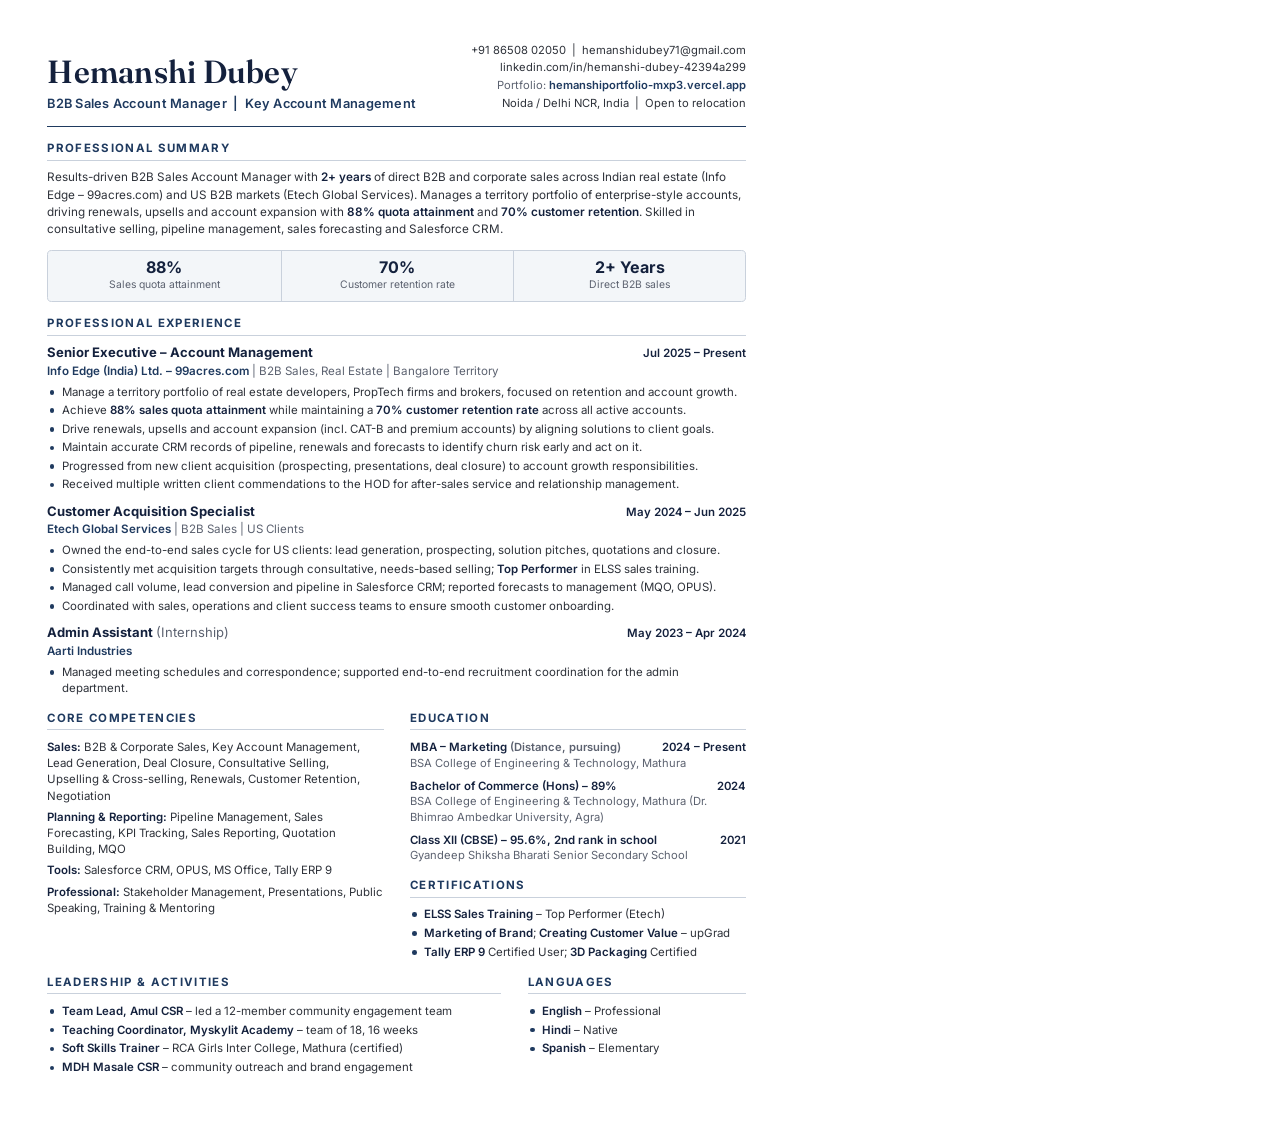
<file: cv/cv.html>
<!doctype html>
<html lang="en">
<head>
<meta charset="utf-8">
<title>Hemanshi Dubey - CV</title>
<style>
  @font-face { font-family: "Fraunces"; src: url("../assets/fonts/fraunces-normal.woff2") format("woff2"); font-weight: 300 800; font-style: normal; }
  @font-face { font-family: "Inter"; src: url("../assets/fonts/inter-normal.woff2") format("woff2"); font-weight: 400 700; font-style: normal; }
  @page { size: A4; margin: 0; }
  :root { --ink: #14213D; --body: #2E323A; --muted: #5C6270; --accent: #1F3A5F; --rule: #C9D1DC; --tint: #F3F6F9; }
  * { box-sizing: border-box; }
  html, body { margin: 0; padding: 0; }
  body { font: 400 8.6pt/1.42 "Inter", Arial, sans-serif; color: var(--body); -webkit-print-color-adjust: exact; print-color-adjust: exact; }
  .page { width: 210mm; height: 297mm; padding: 11mm 12.5mm 10mm; overflow: hidden; }
  a { color: inherit; text-decoration: none; }
  h1, h2, h3, p, ul { margin: 0; padding: 0; }

  /* header */
  header { display: flex; justify-content: space-between; align-items: flex-end; gap: 6mm; padding-bottom: 3.4mm; border-bottom: 1.4pt solid var(--accent); }
  h1 { font: 600 24pt/1 "Fraunces", Georgia, serif; color: var(--ink); letter-spacing: .2pt; font-variation-settings: "opsz" 72; }
  .title { margin-top: 2mm; font-weight: 600; font-size: 9.6pt; letter-spacing: .2pt; color: var(--accent); }
  .contact { text-align: right; font-size: 8.4pt; line-height: 1.6; color: var(--body); white-space: nowrap; }
  .contact a { color: var(--body); }
  .contact .lbl { color: var(--muted); }
  .contact .link { color: var(--accent); font-weight: 600; }

  /* sections */
  section { margin-top: 4.3mm; }
  h2 { font: 700 8.6pt/1 "Inter", Arial, sans-serif; letter-spacing: 1pt; text-transform: uppercase; color: var(--accent); padding-bottom: 1.4mm; margin-bottom: 2.2mm; border-bottom: .7pt solid var(--rule); }
  .summary { font-size: 8.8pt; line-height: 1.48; }
  .summary strong { color: var(--ink); font-weight: 600; }

  .kpis { display: grid; grid-template-columns: repeat(3, 1fr); margin-top: 3mm; border: .7pt solid var(--rule); border-radius: 1.2mm; background: var(--tint); }
  .kpi { padding: 2mm 3mm; text-align: center; }
  .kpi + .kpi { border-left: .7pt solid var(--rule); }
  .kpi b { display: block; font: 700 12pt/1.1 "Inter", Arial, sans-serif; color: var(--ink); }
  .kpi span { font-size: 7.8pt; color: var(--muted); }

  .job { margin-top: 2.6mm; }
  .job:first-of-type { margin-top: 0; }
  .job__top { display: flex; justify-content: space-between; align-items: baseline; gap: 4mm; }
  .job h3 { font: 700 9.8pt/1.25 "Inter", Arial, sans-serif; color: var(--ink); }
  .job h3 span { font-weight: 400; color: var(--muted); }
  .date { font-size: 8.6pt; font-weight: 600; color: var(--ink); white-space: nowrap; font-variant-numeric: tabular-nums; }
  .org { font-size: 8.7pt; color: var(--accent); font-weight: 600; margin-top: .4mm; }
  .org span { color: var(--muted); font-weight: 400; }
  ul { list-style: none; margin-top: 1.2mm; }
  li { position: relative; padding-left: 3.8mm; margin-top: .6mm; }
  li::before { content: ""; position: absolute; left: .6mm; top: 1.65mm; width: 1.25mm; height: 1.25mm; border-radius: 50%; background: var(--accent); }
  li strong { color: var(--ink); font-weight: 600; }

  .cols { display: grid; grid-template-columns: 1fr 1fr; gap: 7mm; }
  .cols--wide { grid-template-columns: 1.35fr .65fr; }
  .skills p { margin-top: 1.3mm; }
  .skills p:first-of-type { margin-top: 0; }
  .skills b { color: var(--ink); font-weight: 600; }
  .item { margin-top: 1.6mm; }
  .item:first-of-type { margin-top: 0; }
  .item__top { display: flex; justify-content: space-between; gap: 3mm; }
  .item b { color: var(--ink); font-weight: 600; }
  .item .r { white-space: nowrap; color: var(--ink); font-weight: 600; font-size: 8.5pt; }
  .item .sub { color: var(--muted); font-size: 8.4pt; }
  .tight { margin-top: 0; }
  .tight li { margin-top: .7mm; }
  .tight li:first-child { margin-top: 0; }
</style>
</head>
<body>
<div class="page">
  <header>
    <div>
      <h1>Hemanshi Dubey</h1>
      <p class="title">B2B Sales Account Manager &nbsp;|&nbsp; Key Account Management</p>
    </div>
    <div class="contact">
      <a href="tel:+918650802050">+91 86508 02050</a> &nbsp;|&nbsp; <a href="mailto:hemanshidubey71@gmail.com">hemanshidubey71@gmail.com</a><br>
      <a href="https://www.linkedin.com/in/hemanshi-dubey-42394a299">linkedin.com/in/hemanshi-dubey-42394a299</a><br>
      <span class="lbl">Portfolio:</span> <a class="link" href="https://hemanshiportfolio-mxp3.vercel.app">hemanshiportfolio-mxp3.vercel.app</a><br>
      Noida / Delhi NCR, India &nbsp;|&nbsp; Open to relocation
    </div>
  </header>

  <section>
    <h2>Professional Summary</h2>
    <p class="summary">Results-driven B2B Sales Account Manager with <strong>2+ years</strong> of direct B2B and corporate sales across Indian real estate (Info Edge – 99acres.com) and US B2B markets (Etech Global Services). Manages a territory portfolio of enterprise-style accounts, driving renewals, upsells and account expansion with <strong>88% quota attainment</strong> and <strong>70% customer retention</strong>. Skilled in consultative selling, pipeline management, sales forecasting and Salesforce CRM.</p>
    <div class="kpis">
      <div class="kpi"><b>88%</b><span>Sales quota attainment</span></div>
      <div class="kpi"><b>70%</b><span>Customer retention rate</span></div>
      <div class="kpi"><b>2+ Years</b><span>Direct B2B sales</span></div>
    </div>
  </section>

  <section>
    <h2>Professional Experience</h2>
    <div class="job">
      <div class="job__top"><h3>Senior Executive – Account Management</h3><p class="date">Jul 2025 – Present</p></div>
      <p class="org">Info Edge (India) Ltd. – 99acres.com <span>| B2B Sales, Real Estate | Bangalore Territory</span></p>
      <ul>
        <li>Manage a territory portfolio of real estate developers, PropTech firms and brokers, focused on retention and account growth.</li>
        <li>Achieve <strong>88% sales quota attainment</strong> while maintaining a <strong>70% customer retention rate</strong> across all active accounts.</li>
        <li>Drive renewals, upsells and account expansion (incl. CAT-B and premium accounts) by aligning solutions to client goals.</li>
        <li>Maintain accurate CRM records of pipeline, renewals and forecasts to identify churn risk early and act on it.</li>
        <li>Progressed from new client acquisition (prospecting, presentations, deal closure) to account growth responsibilities.</li>
        <li>Received multiple written client commendations to the HOD for after-sales service and relationship management.</li>
      </ul>
    </div>
    <div class="job">
      <div class="job__top"><h3>Customer Acquisition Specialist</h3><p class="date">May 2024 – Jun 2025</p></div>
      <p class="org">Etech Global Services <span>| B2B Sales | US Clients</span></p>
      <ul>
        <li>Owned the end-to-end sales cycle for US clients: lead generation, prospecting, solution pitches, quotations and closure.</li>
        <li>Consistently met acquisition targets through consultative, needs-based selling; <strong>Top Performer</strong> in ELSS sales training.</li>
        <li>Managed call volume, lead conversion and pipeline in Salesforce CRM; reported forecasts to management (MQO, OPUS).</li>
        <li>Coordinated with sales, operations and client success teams to ensure smooth customer onboarding.</li>
      </ul>
    </div>
    <div class="job">
      <div class="job__top"><h3>Admin Assistant <span>(Internship)</span></h3><p class="date">May 2023 – Apr 2024</p></div>
      <p class="org">Aarti Industries</p>
      <ul>
        <li>Managed meeting schedules and correspondence; supported end-to-end recruitment coordination for the admin department.</li>
      </ul>
    </div>
  </section>

  <div class="cols">
    <section class="skills">
      <h2>Core Competencies</h2>
      <p><b>Sales:</b> B2B &amp; Corporate Sales, Key Account Management, Lead Generation, Deal Closure, Consultative Selling, Upselling &amp; Cross-selling, Renewals, Customer Retention, Negotiation</p>
      <p><b>Planning &amp; Reporting:</b> Pipeline Management, Sales Forecasting, KPI Tracking, Sales Reporting, Quotation Building, MQO</p>
      <p><b>Tools:</b> Salesforce CRM, OPUS, MS Office, Tally ERP 9</p>
      <p><b>Professional:</b> Stakeholder Management, Presentations, Public Speaking, Training &amp; Mentoring</p>
    </section>
    <div>
      <section>
        <h2>Education</h2>
        <div class="item">
          <div class="item__top"><b>MBA – Marketing <span class="sub">(Distance, pursuing)</span></b><span class="r">2024 – Present</span></div>
          <p class="sub">BSA College of Engineering &amp; Technology, Mathura</p>
        </div>
        <div class="item">
          <div class="item__top"><b>Bachelor of Commerce (Hons) – 89%</b><span class="r">2024</span></div>
          <p class="sub">BSA College of Engineering &amp; Technology, Mathura (Dr. Bhimrao Ambedkar University, Agra)</p>
        </div>
        <div class="item">
          <div class="item__top"><b>Class XII (CBSE) – 95.6%, 2nd rank in school</b><span class="r">2021</span></div>
          <p class="sub">Gyandeep Shiksha Bharati Senior Secondary School</p>
        </div>
      </section>
      <section>
        <h2>Certifications</h2>
        <ul class="tight">
          <li><strong>ELSS Sales Training</strong> – Top Performer (Etech)</li>
          <li><strong>Marketing of Brand</strong>; <strong>Creating Customer Value</strong> – upGrad</li>
          <li><strong>Tally ERP 9</strong> Certified User; <strong>3D Packaging</strong> Certified</li>
        </ul>
      </section>
    </div>
  </div>

  <div class="cols cols--wide">
    <section>
      <h2>Leadership &amp; Activities</h2>
      <ul class="tight">
        <li><strong>Team Lead, Amul CSR</strong> – led a 12-member community engagement team</li>
        <li><strong>Teaching Coordinator, Myskylit Academy</strong> – team of 18, 16 weeks</li>
        <li><strong>Soft Skills Trainer</strong> – RCA Girls Inter College, Mathura (certified)</li>
        <li><strong>MDH Masale CSR</strong> – community outreach and brand engagement</li>
      </ul>
    </section>
    <section>
      <h2>Languages</h2>
      <ul class="tight">
        <li><strong>English</strong> – Professional</li>
        <li><strong>Hindi</strong> – Native</li>
        <li><strong>Spanish</strong> – Elementary</li>
      </ul>
    </section>
  </div>
</div>
</body>
</html>
</file>
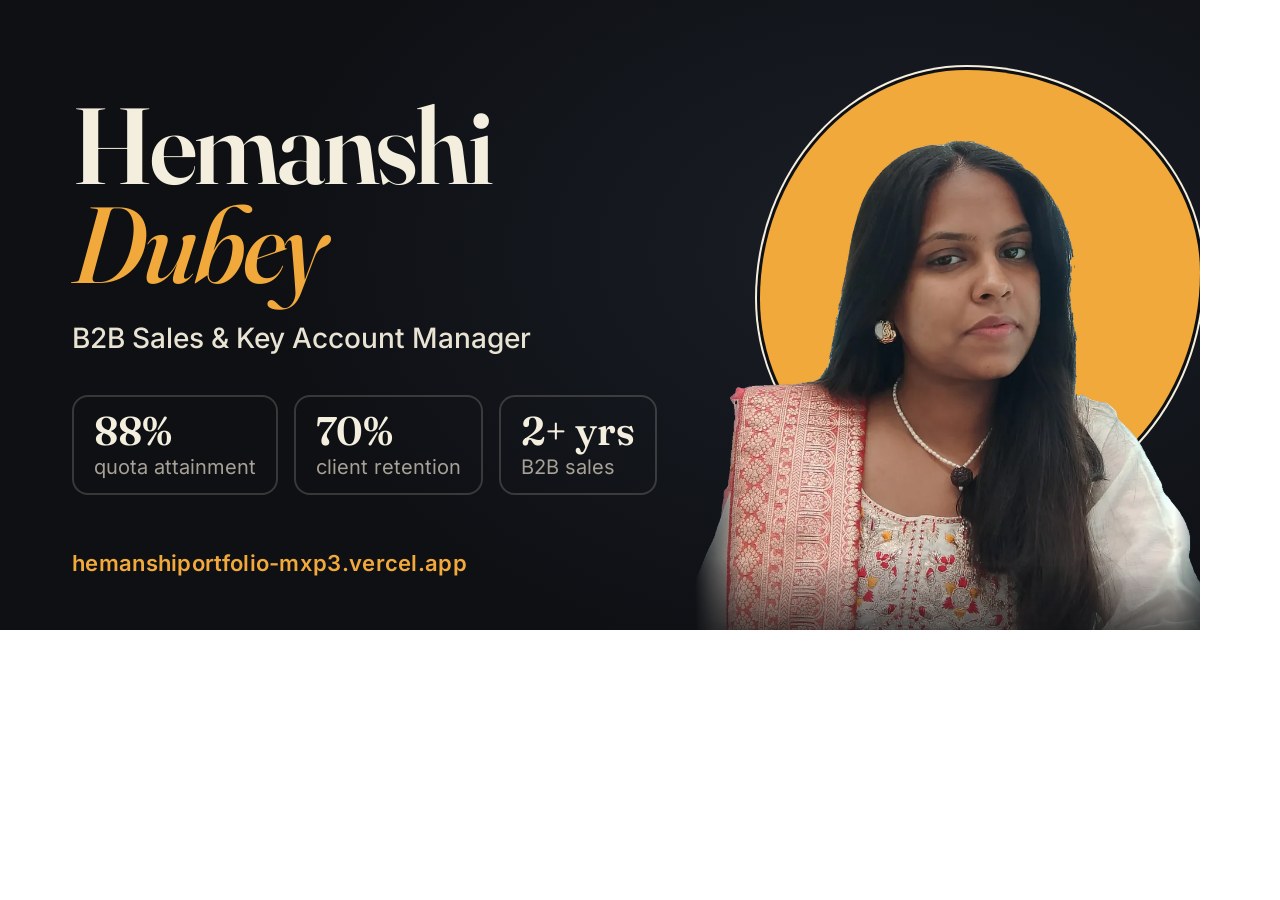
<file: tools/og.html>
<!doctype html>
<html><head><meta charset="utf-8">
<style>
  @font-face { font-family: "Fraunces"; src: url("../assets/fonts/fraunces-normal.woff2") format("woff2"); font-weight: 300 800; }
  @font-face { font-family: "Fraunces"; src: url("../assets/fonts/fraunces-italic.woff2") format("woff2"); font-weight: 300 800; font-style: italic; }
  @font-face { font-family: "Inter"; src: url("../assets/fonts/inter-normal.woff2") format("woff2"); font-weight: 400 700; }
  html, body { margin: 0; }
  .og { position: relative; width: 1200px; height: 630px; overflow: hidden; background: radial-gradient(900px 600px at 75% 40%, #1A1E26, #0E1014 70%); color: #E9E3D3; font-family: "Inter", sans-serif; }
  .blob { position: absolute; left: 760px; top: 70px; width: 440px; height: 440px; border-radius: 47% 53% 50% 50% / 52% 46% 54% 48%; background: #F2A93B; box-shadow: 0 0 0 3px #0E1014, 0 0 0 5px #F3EEDD; }
  img { position: absolute; left: 695px; top: 110px; height: 560px; -webkit-mask-image: linear-gradient(to bottom, #000 80%, transparent 100%), linear-gradient(to right, transparent 0%, #000 9%, #000 91%, transparent 100%); -webkit-mask-composite: source-in; mask-image: linear-gradient(to bottom, #000 80%, transparent 100%), linear-gradient(to right, transparent 0%, #000 9%, #000 91%, transparent 100%); mask-composite: intersect; }
  .copy { position: absolute; left: 72px; top: 96px; }
  h1 { margin: 0; font: 600 108px/.92 "Fraunces", serif; letter-spacing: -3px; color: #F3EEDD; font-variation-settings: "opsz" 144; }
  h1 em { font-weight: 500; color: #F2A93B; }
  p { margin: 26px 0 0; font-size: 28px; font-weight: 500; }
  .stats { display: flex; gap: 16px; margin-top: 40px; }
  .stats div { padding: 14px 20px; border: 2px solid rgba(243,238,221,.18); border-radius: 16px; font-size: 20px; color: #A7A196; }
  .stats b { display: block; font: 600 40px/1 "Fraunces", serif; color: #F3EEDD; margin-bottom: 4px; }
  .url { position: absolute; left: 72px; bottom: 54px; font-size: 22px; color: #F2A93B; font-weight: 600; letter-spacing: .3px; }
</style></head>
<body><div class="og">
  <div class="blob"></div>
  <img src="../assets/hemanshi.webp" alt="">
  <div class="copy">
    <h1>Hemanshi<br><em>Dubey</em></h1>
    <p>B2B Sales &amp; Key Account Manager</p>
    <div class="stats"><div><b>88%</b>quota attainment</div><div><b>70%</b>client retention</div><div><b>2+ yrs</b>B2B sales</div></div>
  </div>
  <div class="url">hemanshiportfolio-mxp3.vercel.app</div>
</div></body></html>
</file>
<file: styles.css>
/* ───────── Fonts (self-hosted, latin subset) ───────── */
@font-face { font-family: "Fraunces"; src: url("assets/fonts/fraunces-normal.woff2") format("woff2"); font-weight: 300 800; font-style: normal; font-display: swap; }
@font-face { font-family: "Fraunces"; src: url("assets/fonts/fraunces-italic.woff2") format("woff2"); font-weight: 300 800; font-style: italic; font-display: swap; }
@font-face { font-family: "Inter"; src: url("assets/fonts/inter-normal.woff2") format("woff2"); font-weight: 400 700; font-style: normal; font-display: swap; }

/* ───────── Tokens ───────── */
:root {
  --bg: #0E1014;
  --bg-2: #13161C;
  --card: #171B22;
  --line: rgba(243, 238, 221, 0.12);
  --line-2: rgba(243, 238, 221, 0.22);
  --paper: #F3EEDD;
  --text: #E9E3D3;
  --muted: #A7A196;
  --marigold: #F2A93B;
  --marigold-ink: #1A1206;
  --terra: #E2725B;
  --teal: #5FBFB3;
  --serif: "Fraunces", "Iowan Old Style", Georgia, serif;
  --sans: "Inter", system-ui, -apple-system, "Segoe UI", Roboto, sans-serif;
  --gutter: clamp(16px, 4vw, 40px);
  --max: 1200px;
  --radius: 18px;
  --ease: cubic-bezier(.22, .61, .36, 1);
  color-scheme: dark;
}

*, *::before, *::after { box-sizing: border-box; }
html { -webkit-text-size-adjust: 100%; scroll-behavior: smooth; scroll-padding-top: 84px; overflow-x: clip; }
body {
  margin: 0;
  background: var(--bg);
  color: var(--text);
  font: 400 17px/1.6 var(--sans);
  -webkit-font-smoothing: antialiased;
  overflow-x: hidden;
}
img, svg { display: block; max-width: 100%; }
a { color: inherit; }
h1, h2, h3, h4, p { margin: 0; }
::selection { background: var(--marigold); color: var(--marigold-ink); }
:focus-visible { outline: 2px solid var(--marigold); outline-offset: 3px; border-radius: 6px; }

/* ───────── Overlays: intro paint + film grain ───────── */
.intro { position: fixed; inset: 0; width: 100vw; height: 100vh; z-index: 100; pointer-events: none; background: var(--marigold); }
.grain {
  position: fixed; inset: -100px; z-index: 90; pointer-events: none;
  opacity: .09; mix-blend-mode: overlay;
  animation: grain 1s steps(8) infinite;
}
@keyframes grain {
  0% { transform: translate(0, 0); } 12.5% { transform: translate(-37px, 21px); } 25% { transform: translate(18px, -44px); }
  37.5% { transform: translate(-52px, -9px); } 50% { transform: translate(41px, 33px); } 62.5% { transform: translate(-11px, 57px); }
  75% { transform: translate(63px, -27px); } 87.5% { transform: translate(-29px, -61px); } 100% { transform: translate(0, 0); }
}

/* ───────── Buttons, pills, chips ───────── */
.btn {
  display: inline-flex; align-items: center; gap: .55em;
  padding: .9em 1.35em; border-radius: 999px; border: 1px solid var(--marigold);
  background: var(--marigold); color: var(--marigold-ink);
  font: 600 15px/1 var(--sans); letter-spacing: .01em; text-decoration: none; cursor: pointer;
  transition: transform .35s var(--ease), background-color .25s, color .25s, border-color .25s;
}
.btn:hover { transform: translateY(-2px); background: #FFBE5C; border-color: #FFBE5C; }
.btn--ghost { background: transparent; color: var(--paper); border-color: var(--line-2); }
.btn--ghost:hover { background: rgba(243, 238, 221, .06); border-color: var(--paper); }
.btn--small { padding: .65em 1.05em; font-size: 14px; }
.btn--big { padding: 1.1em 1.7em; font-size: 17px; }

.pill {
  display: inline-flex; align-items: center; gap: .6em; padding: .45em .95em .45em .75em;
  border: 1px solid var(--line-2); border-radius: 999px; color: var(--muted); font-size: 14px;
}
.pill__dot { width: 8px; height: 8px; border-radius: 50%; background: #7BD88F; box-shadow: 0 0 0 0 rgba(123, 216, 143, .6); animation: ping 2.4s var(--ease) infinite; }
@keyframes ping { 0% { box-shadow: 0 0 0 0 rgba(123, 216, 143, .55); } 70%, 100% { box-shadow: 0 0 0 9px rgba(123, 216, 143, 0); } }

/* ───────── Nav ───────── */
.nav {
  position: fixed; top: 0; left: 0; right: 0; z-index: 50;
  display: flex; align-items: center; justify-content: space-between; gap: 16px;
  padding: 14px var(--gutter);
  transition: background-color .3s, border-color .3s, backdrop-filter .3s;
  border-bottom: 1px solid transparent;
}
.nav.is-scrolled { background: rgba(14, 16, 20, .72); backdrop-filter: blur(14px); -webkit-backdrop-filter: blur(14px); border-bottom-color: var(--line); }
.nav__mark { text-decoration: none; }
.mono {
  display: grid; place-items: center; width: 40px; height: 40px; border-radius: 50%;
  background: var(--marigold); color: var(--marigold-ink); font: 700 15px/1 var(--serif); letter-spacing: .02em;
}
.nav__links { display: flex; gap: clamp(14px, 2.2vw, 30px); }
.nav__links a { color: var(--muted); text-decoration: none; font-size: 14.5px; transition: color .2s; }
.nav__links a:hover, .nav__links a.is-active { color: var(--paper); }
@media (max-width: 820px) { .nav__links { display: none; } }

/* ───────── Hero ───────── */
.hero {
  position: relative; min-height: 100svh;
  display: grid; grid-template-columns: minmax(0, 6.4fr) minmax(0, 5.6fr); align-items: end; gap: 24px;
  max-width: calc(var(--max) + 2 * var(--gutter)); margin: 0 auto;
  padding: 120px var(--gutter) 0;
}
.hero__copy { align-self: center; padding-bottom: 72px; }
.hero__name {
  margin: 26px 0 22px;
  font: 600 clamp(58px, 10.4vw, 148px)/.9 var(--serif); letter-spacing: -.035em; color: var(--paper);
  font-variation-settings: "opsz" 144;
}
.hero__name .line { display: block; position: relative; overflow: hidden; padding-bottom: .06em; }
.hero__name .line--accent { font-style: italic; font-weight: 500; color: var(--marigold); overflow: visible; }
.hero__name .line--accent .split { display: inline-block; overflow: hidden; padding-right: .06em; }
.split .ch { display: inline-block; will-change: transform; }
.swoosh { position: absolute; left: .02em; bottom: -.12em; width: 3.1em; height: .34em; overflow: visible; }
.swoosh path { fill: none; stroke: var(--terra); stroke-width: 7; stroke-linecap: round; }

.hero__role { font-size: clamp(16px, 1.6vw, 19px); color: var(--text); font-weight: 500; }
.hero__role .sep { color: var(--marigold); margin: 0 .35em; }
@media (max-width: 520px) { .hero__role .sep { display: none; } .hero__role .co { display: block; color: var(--muted); } }
.hero__typed { margin-top: 14px; font: italic 400 clamp(21px, 2.3vw, 30px)/1.3 var(--serif); color: var(--muted); min-height: 1.3em; }
.hero__typed .typed { color: var(--paper); }
.caret { display: inline-block; width: 2px; height: 1em; margin-left: 3px; vertical-align: -.12em; background: var(--marigold); animation: blink 1s steps(1) infinite; }
@keyframes blink { 50% { opacity: 0; } }
.hero__summary { max-width: 34em; margin-top: 22px; color: var(--muted); }
.hero__ctas { display: flex; flex-wrap: wrap; gap: 12px; margin-top: 30px; }

.hero__figure { position: relative; margin: 0; align-self: end; justify-self: center; width: 100%; max-width: 600px; }
.hero__halo { position: absolute; left: 54%; top: 34%; width: 96%; aspect-ratio: 1; transform: translate(-50%, -50%); }
.hero__blob { width: 100%; height: 100%; overflow: visible; }
.blob-fill { fill: var(--marigold); }
.blob-ink { fill: none; stroke: var(--paper); stroke-width: 2.2; stroke-linejoin: round; }
.blob-ink--b { stroke: var(--terra); stroke-width: 1.6; opacity: .85; }
.hero__photo { position: relative; display: block; width: 100%; height: auto; filter: drop-shadow(0 18px 40px rgba(0, 0, 0, .35)); -webkit-mask-image: linear-gradient(to bottom, #000 74%, transparent 100%), linear-gradient(to right, transparent 0%, #000 9%, #000 91%, transparent 100%); -webkit-mask-composite: source-in; mask-image: linear-gradient(to bottom, #000 74%, transparent 100%), linear-gradient(to right, transparent 0%, #000 9%, #000 91%, transparent 100%); mask-composite: intersect; }

.chip {
  position: absolute; z-index: 2; padding: 10px 14px; border-radius: 14px;
  background: rgba(19, 22, 28, .82); border: 1px solid var(--line-2); backdrop-filter: blur(10px); -webkit-backdrop-filter: blur(10px);
  color: var(--text); font-size: 14px; white-space: nowrap; box-shadow: 0 10px 30px rgba(0, 0, 0, .3);
}
.chip b { font: 600 18px/1 var(--serif); color: var(--marigold); margin-right: 4px; }
.chip--a { left: -6%; top: 24%; }
.chip--b { right: -5%; top: 47%; }
.chip--b b { color: var(--teal); }
.chip--c { left: 0; bottom: 24%; }

.hero__scroll { position: absolute; left: var(--gutter); bottom: 22px; display: flex; align-items: center; gap: 10px; color: var(--muted); font-size: 12px; letter-spacing: .18em; text-transform: uppercase; text-decoration: none; }
.hero__scroll i { position: relative; width: 1px; height: 38px; background: var(--line-2); overflow: hidden; }
.hero__scroll i::after { content: ""; position: absolute; left: 0; top: -40%; width: 1px; height: 40%; background: var(--marigold); animation: drip 2.2s var(--ease) infinite; }
@keyframes drip { to { top: 100%; } }

@media (max-width: 960px) {
  .hero { grid-template-columns: 1fr; padding-top: 104px; min-height: auto; gap: 0; }
  .hero__copy { padding-bottom: 36px; }
  .hero__figure { max-width: 460px; width: 100%; margin: 0 auto; }
  .hero__scroll { display: none; }
}
@media (max-width: 520px) {
  .chip { font-size: 12.5px; padding: 8px 11px; }
  .chip b { font-size: 16px; }
  .chip--a { left: 0; top: 16%; }
  .chip--b { right: 0; top: 44%; }
  .chip--c { left: 0; bottom: 22%; }
  .hero__ctas .btn { flex: 1 1 auto; justify-content: center; }
}

/* ───────── Sections ───────── */
.container { max-width: calc(var(--max) + 2 * var(--gutter)); margin: 0 auto; padding: 0 var(--gutter); }
.section { position: relative; padding: clamp(84px, 11vw, 150px) 0; border-top: 1px solid var(--line); }
.section--tight { padding-bottom: clamp(60px, 8vw, 110px); }
.section__head { margin-bottom: clamp(40px, 6vw, 72px); }
.section__head--row { display: flex; align-items: flex-end; justify-content: space-between; gap: 24px; flex-wrap: wrap; }
.eyebrow { display: flex; align-items: center; gap: 12px; color: var(--muted); font-size: 13px; letter-spacing: .16em; text-transform: uppercase; }
.eyebrow span { color: var(--marigold); font-variant-numeric: tabular-nums; }
.eyebrow::after { content: ""; width: 48px; height: 1px; background: var(--line-2); }
.h2 { margin-top: 18px; max-width: 16em; font: 500 clamp(36px, 5.4vw, 68px)/1.02 var(--serif); letter-spacing: -.025em; color: var(--paper); font-variation-settings: "opsz" 120; }
.split-words .w { display: inline-block; overflow: hidden; vertical-align: top; padding-bottom: .08em; margin-bottom: -.08em; }
.split-words .w > span { display: inline-block; will-change: transform; }

/* ───────── Impact ───────── */
.stats { display: grid; grid-template-columns: repeat(4, minmax(0, 1fr)); gap: 16px; }
.stat {
  position: relative; padding: 28px 24px 26px; border-radius: var(--radius);
  background: linear-gradient(180deg, var(--card), var(--bg-2)); border: 1px solid var(--line);
  display: flex; flex-direction: column;
}
.stat h3 { margin-top: 18px; font: 600 17px/1.3 var(--sans); color: var(--paper); }
.stat > p:last-child { margin-top: 8px; color: var(--muted); font-size: 15px; line-height: 1.5; }
.stat__dial { position: relative; width: 100%; max-width: 200px; aspect-ratio: 1; margin: 0 auto 4px; }
.stat__dial svg { width: 100%; height: 100%; overflow: visible; }
.stat__track { fill: none; stroke: var(--line); stroke-width: 10; }
.stat__ring { fill: none; stroke: var(--marigold); stroke-width: 11; stroke-linecap: round; stroke-linejoin: round; }
.stat--teal .stat__ring { stroke: var(--teal); }
.stat__num {
  position: absolute; inset: 0; display: flex; align-items: center; justify-content: center;
  font: 600 52px/1 var(--serif); color: var(--paper); font-variant-numeric: tabular-nums; letter-spacing: -.03em;
}
.stat__num .count { display: inline-block; transform-origin: center; }
.stat__num .suffix { display: inline-block; font-size: .5em; margin-left: 2px; color: var(--muted); align-self: center; margin-top: .3em; }
.stat--plain { justify-content: flex-end; }
.stat__num--big { position: static; justify-content: flex-start; align-items: baseline; font-size: clamp(64px, 7vw, 92px); margin-top: auto; padding-top: 40px; }
.stat__num--big .suffix { font-size: .3em; margin-left: 6px; color: var(--marigold); align-self: baseline; margin-top: 0; }
@media (max-width: 1020px) { .stats { grid-template-columns: repeat(2, minmax(0, 1fr)); } }
@media (max-width: 520px) { .stats { gap: 12px; } .stat { padding: 20px 16px; } .stat__num { font-size: 40px; } .stat h3 { font-size: 15.5px; } .stat > p:last-child { font-size: 14px; } .stat__num--big { padding-top: 20px; font-size: 56px; } }

.quote { position: relative; margin: clamp(40px, 6vw, 64px) 0 0; padding: 0 0 0 28px; border-left: 2px solid var(--marigold); }
.quote p { max-width: 38em; font: italic 400 clamp(20px, 2.2vw, 27px)/1.4 var(--serif); color: var(--paper); }

/* ───────── Reel ───────── */
.reel__controls { display: flex; flex-wrap: wrap; gap: 8px; }
.reel { border-radius: calc(var(--radius) + 4px); padding: 8px; background: var(--card); border: 1px solid var(--line); box-shadow: 0 30px 80px rgba(0, 0, 0, .35); }
.reel__stage { position: relative; width: 100%; aspect-ratio: 16 / 9; overflow: hidden; border-radius: var(--radius); background: #0E1014; }
.reel__stage iframe { position: absolute; left: 0; top: 0; width: 1920px; height: 1080px; border: 0; transform-origin: 0 0; pointer-events: none; }

/* ───────── Experience ───────── */
.timeline { position: relative; display: grid; gap: 28px; padding-left: 0; }
.timeline__line { position: absolute; left: 216px; top: 10px; width: 4px; height: calc(100% - 20px); overflow: visible; }
.timeline__line path { fill: none; stroke: var(--marigold); stroke-width: 2.5; stroke-linecap: round; vector-effect: non-scaling-stroke; }
.job { position: relative; display: grid; grid-template-columns: 190px minmax(0, 1fr); gap: 52px; }
.job__dot { position: absolute; left: 210px; top: 30px; width: 16px; height: 16px; border-radius: 50%; background: var(--bg); border: 2.5px solid var(--marigold); z-index: 1; }
.job__meta { padding-top: 24px; text-align: right; }
.job__date { color: var(--paper); font-weight: 600; font-size: 15px; font-variant-numeric: tabular-nums; }
.job__place { color: var(--muted); font-size: 14px; margin-top: 4px; }
.job__card { padding: 26px 28px; border-radius: var(--radius); background: var(--card); border: 1px solid var(--line); }
.job__card h3 { font: 500 clamp(22px, 2.4vw, 28px)/1.2 var(--serif); color: var(--paper); letter-spacing: -.01em; }
.job__org { margin-top: 6px; color: var(--marigold); font-weight: 600; font-size: 15.5px; }
.job__org span { margin-left: 8px; color: var(--muted); font-weight: 400; }
.job__card ul { margin: 16px 0 0; padding: 0; list-style: none; display: grid; gap: 9px; }
.job__card li { position: relative; padding-left: 22px; color: var(--text); font-size: 16px; line-height: 1.55; }
.job__card li::before { content: ""; position: absolute; left: 2px; top: .62em; width: 9px; height: 2px; border-radius: 2px; background: var(--marigold); }
.job__card strong { color: var(--paper); font-weight: 600; }
.job--small .job__card { padding: 20px 28px; }
.tags { display: flex; flex-wrap: wrap; gap: 8px; margin-top: 18px; }
.tags span { padding: 5px 11px; border-radius: 999px; background: rgba(242, 169, 59, .1); color: #F6C27A; font-size: 13px; }
@media (max-width: 860px) {
  .timeline { padding-left: 30px; }
  .timeline__line { left: 7px; }
  .job { grid-template-columns: 1fr; gap: 10px; }
  .job__dot { left: -29px; top: 4px; }
  .job__meta { padding-top: 0; text-align: left; display: flex; gap: 10px; align-items: baseline; flex-wrap: wrap; }
  .job__place { margin-top: 0; }
  .job__card { padding: 20px 18px; }
  .job__card li { font-size: 15px; }
}

/* ───────── Toolkit ───────── */
#toolkit { padding-top: 0; }
.marquee { overflow: hidden; border-bottom: 1px solid var(--line); margin-bottom: clamp(84px, 11vw, 150px); padding: 22px 0; }
.marquee__track { display: flex; width: max-content; animation: marquee 38s linear infinite; }
.marquee__track span { padding: 0 28px; font: italic 400 clamp(26px, 3.4vw, 42px)/1 var(--serif); color: var(--paper); white-space: nowrap; }
.marquee__track span::after { content: "✦"; margin-left: 56px; font-style: normal; font-size: .5em; color: var(--marigold); vertical-align: middle; }
@keyframes marquee { to { transform: translateX(-50%); } }

.skills { display: grid; grid-template-columns: repeat(3, minmax(0, 1fr)); gap: 16px; }
.skill-group { padding: 26px 24px; border-radius: var(--radius); background: var(--card); border: 1px solid var(--line); }
.skill-group h3 { font: 600 13px/1 var(--sans); letter-spacing: .14em; text-transform: uppercase; color: var(--marigold); }
.skill-group h3:not(:first-child) { margin-top: 28px; }
.chips { display: flex; flex-wrap: wrap; gap: 8px; margin-top: 14px; }
.chips span { padding: 7px 12px; border-radius: 10px; border: 1px solid var(--line-2); color: var(--text); font-size: 14px; line-height: 1.2; }
.langs { list-style: none; margin: 16px 0 0; padding: 0; display: grid; gap: 14px; }
.langs li { display: grid; grid-template-columns: 1fr auto; gap: 6px 10px; }
.langs span { color: var(--paper); font-weight: 500; }
.langs em { color: var(--muted); font-style: normal; font-size: 14px; }
.langs i { grid-column: 1 / -1; position: relative; height: 6px; border-radius: 6px; background: var(--line); overflow: hidden; }
.langs i::after { content: ""; position: absolute; inset: 0; width: calc(var(--v) * 100%); border-radius: inherit; background: var(--marigold); transform-origin: left; transform: scaleX(var(--fill, 1)); transition: transform 1.1s var(--ease); }
@media (max-width: 960px) { .skills { grid-template-columns: 1fr; } }

/* ───────── Credentials ───────── */
.creds { display: grid; grid-template-columns: minmax(0, 1.15fr) minmax(0, 1fr); gap: 16px; }
.cred-col { padding: 28px 26px; border-radius: var(--radius); background: var(--card); border: 1px solid var(--line); }
.cred-col__h { font: 600 13px/1 var(--sans); letter-spacing: .14em; text-transform: uppercase; color: var(--marigold); margin-bottom: 18px; }
.cred-col__h--wide { margin: clamp(48px, 6vw, 72px) 0 18px; }
.edu { padding: 16px 0; border-top: 1px solid var(--line); }
.edu:first-of-type { border-top: 0; padding-top: 0; }
.edu__when { color: var(--muted); font-size: 14px; font-variant-numeric: tabular-nums; }
.edu__when b { margin-left: 10px; color: var(--teal); font-weight: 600; }
.edu h4 { margin-top: 4px; font: 500 21px/1.3 var(--serif); color: var(--paper); }
.edu h4 em { font-size: .78em; color: var(--muted); }
.edu p:last-child { margin-top: 3px; color: var(--muted); font-size: 15px; }
.certs { list-style: none; margin: 0; padding: 0; display: grid; gap: 0; }
.certs li { padding: 14px 0; border-top: 1px solid var(--line); color: var(--muted); font-size: 15px; }
.certs li:first-child { border-top: 0; padding-top: 0; }
.certs b { display: block; color: var(--paper); font: 500 19px/1.3 var(--serif); margin-bottom: 2px; }
.lead-grid { display: grid; grid-template-columns: repeat(4, minmax(0, 1fr)); gap: 16px; }
.lead { padding: 24px 22px; border-radius: var(--radius); background: var(--card); border: 1px solid var(--line); }
.lead__num { font: 600 54px/1 var(--serif); color: var(--marigold); letter-spacing: -.03em; font-variant-numeric: tabular-nums; }
.lead__num--word { font-size: 34px; font-style: italic; font-weight: 500; padding: 10px 0 10px; }
.lead h4 { margin-top: 14px; font: 600 16px/1.35 var(--sans); color: var(--paper); }
.lead p:last-child { margin-top: 6px; color: var(--muted); font-size: 14.5px; line-height: 1.5; }
@media (max-width: 1020px) { .lead-grid { grid-template-columns: repeat(2, minmax(0, 1fr)); } }
@media (max-width: 760px) { .creds { grid-template-columns: 1fr; } }
@media (max-width: 480px) { .lead-grid { grid-template-columns: 1fr; } }

/* ───────── Contact ───────── */
.contact { text-align: left; overflow: hidden; }
.contact__h { margin-top: 22px; font: 500 clamp(44px, 8.4vw, 118px)/.98 var(--serif); letter-spacing: -.035em; color: var(--paper); max-width: 11em; font-variation-settings: "opsz" 144; }
.contact__h em { color: var(--marigold); }
.contact__sub { margin-top: 24px; color: var(--muted); font-size: 17px; }
.contact__links { display: grid; grid-template-columns: repeat(3, minmax(0, 1fr)); gap: 12px; margin: 40px 0 34px; }
.contact__link {
  display: flex; flex-direction: column; gap: 6px; padding: 20px 22px; border-radius: var(--radius);
  background: var(--card); border: 1px solid var(--line); text-decoration: none; color: var(--paper);
  font-size: 17px; font-weight: 500; overflow-wrap: anywhere; transition: border-color .25s, transform .35s var(--ease);
}
.contact__link small { color: var(--muted); font-size: 12px; letter-spacing: .14em; text-transform: uppercase; font-weight: 500; }
.contact__link:hover { border-color: var(--marigold); transform: translateY(-3px); }
@media (max-width: 820px) { .contact__links { grid-template-columns: 1fr; } .btn--big { width: 100%; justify-content: center; } }

/* ───────── Footer ───────── */
.footer { display: flex; justify-content: space-between; gap: 16px; padding: 28px var(--gutter) 36px; border-top: 1px solid var(--line); color: var(--muted); font-size: 14px; }
.footer a { color: var(--muted); text-decoration: none; }
.footer a:hover { color: var(--paper); }

/* ───────── Motion states (set before JS runs, cleared if JS is off) ───────── */
.js .reveal-up, .js .stat, .js .job, .js .skill-group, .js .cred-col, .js .lead, .js .contact__link { opacity: 0; }
@media (prefers-reduced-motion: reduce) {
  html { scroll-behavior: auto; }
  .grain, .marquee__track, .pill__dot, .caret, .hero__scroll i::after { animation: none !important; }
  .js .reveal-up, .js .stat, .js .job, .js .skill-group, .js .cred-col, .js .lead, .js .contact__link { opacity: 1; }
}
</file>
